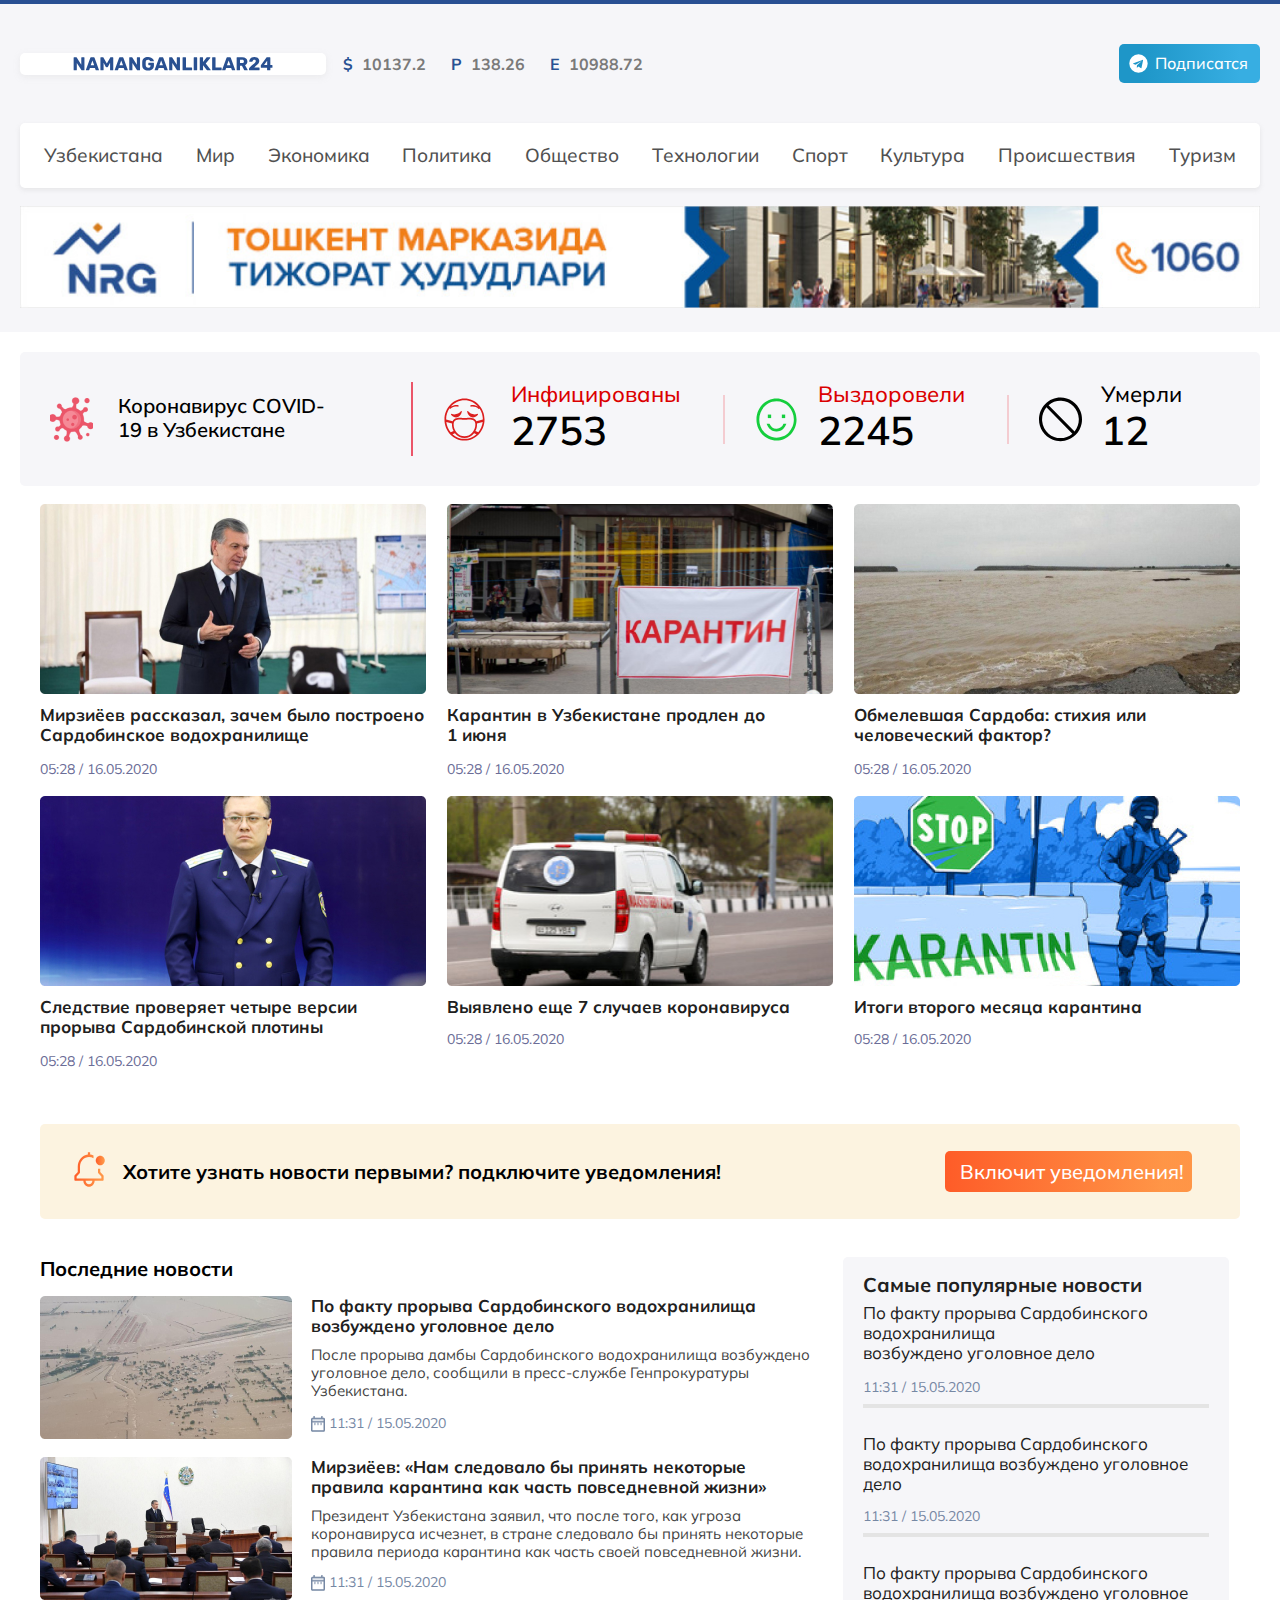
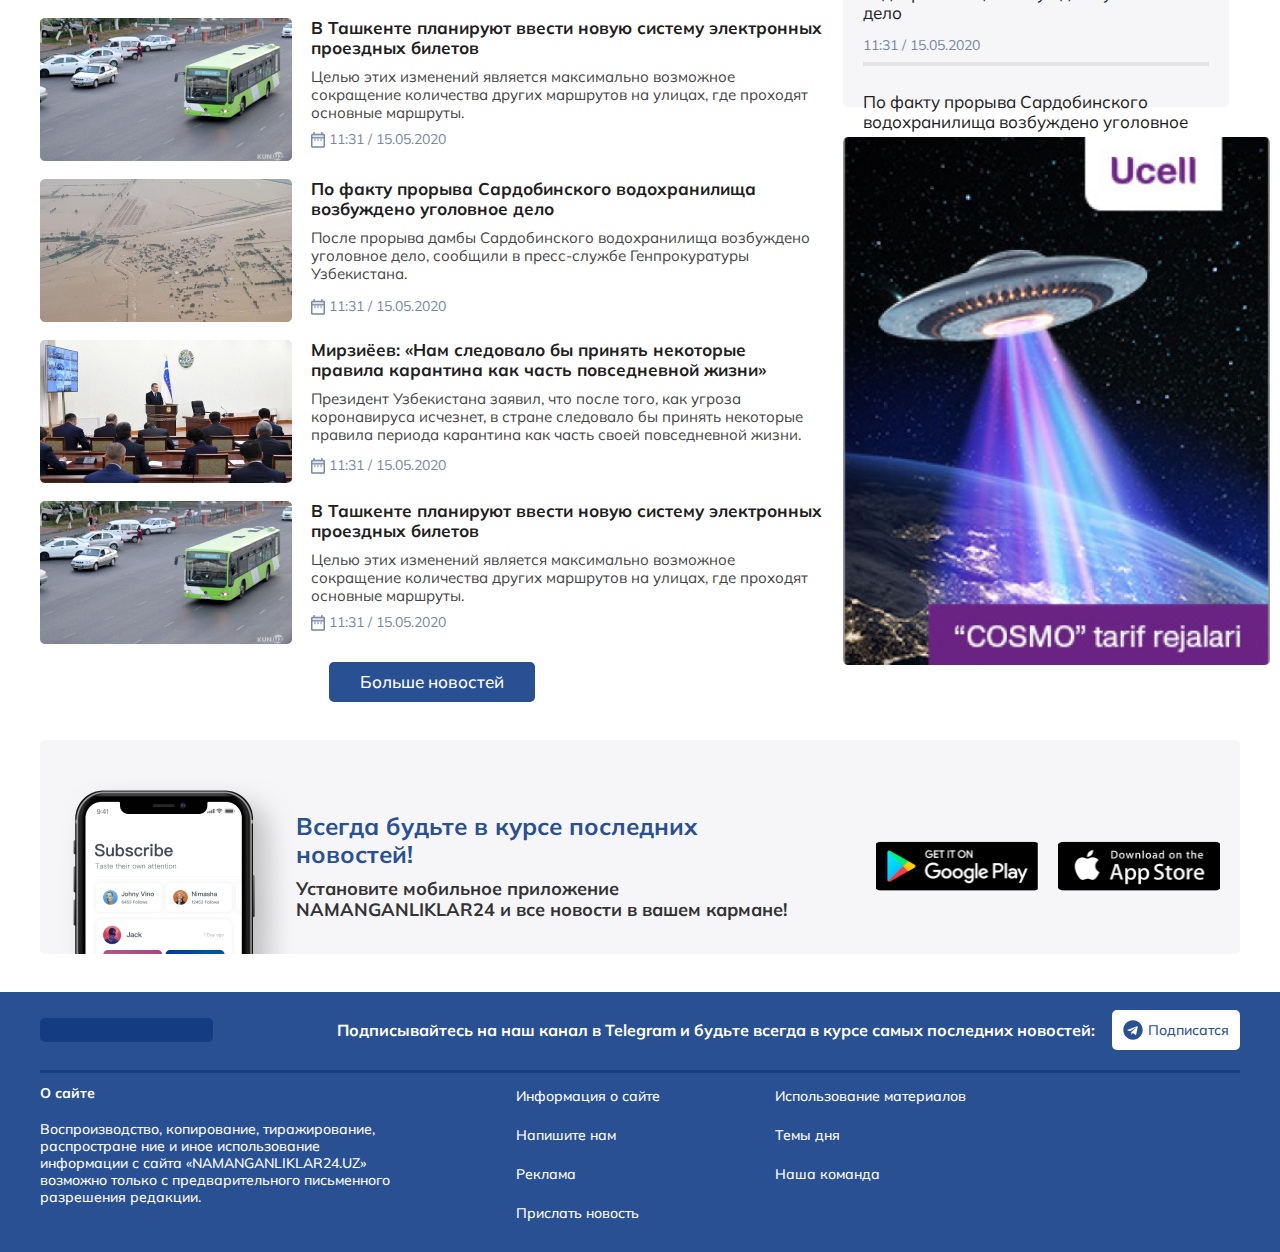
<file: index.html>
<!DOCTYPE html>
<html lang="en">
<head>
    <meta charset="UTF-8">
    <meta http-equiv="X-UA-Compatible" content="IE=edge">
    <meta name="viewport" content="width=device-width, initial-scale=1.0">
    <link rel="stylesheet" href="./styles/styles.css">
    <title>Namanganliklar24</title>
    <link rel="preconnect" href="https://fonts.googleapis.com">
    <link rel="preconnect" href="https://fonts.gstatic.com" crossorigin>
    <link href="https://fonts.googleapis.com/css2?family=Mulish:wght@300;400;600;700&display=swap" rel="stylesheet">
</head>
<body>
    <h1 class="visually-hidden">NAMANGANLIKLAR24</h1>
    <header class="header">
        <div class="container__header">
            <div class="header__top">

                <div class="header__left">
                    <a href="#">
                        <img class="header-logo__img" src="./images/header logotip.svg" width="306" height="22" alt="logotip">
                    </a>

                    <ul class="header-inside__list">
                        <li class="header-left__item">
                            <span class="header-span__text">$</span>
                            <span class="header-span__number">10137.2</span>
                        </li>

                        <li class="header-center__item">
                            <span class="header-span__text">p</span>
                            <span class="header-span__number">138.26</span>
                        </li>

                        <li>
                            <span class="header-span__text">e</span>
                            <span class="header-span__number">10988.72</span>
                        </li>

                    </ul>

                    <a href="#" class="header__link">
                    <img class="header-btn__img__logo" src="./images/telegram logotip img.svg" width="19" height="19" alt="logotip telegram">
                    Подписатся
                    </a>
                </div>

            </div>

            <div class="header__middle">
                <ul class="header-middle__list">
                    <li class="header-middle__item">
                        <a href="#" target="_blank" class="header-middle__item__link">
                            Узбекистана
                        </a>
                    </li>

                    <li class="header-middle__item">
                        <a href="#" target="_blank" class="header-middle__item__link">
                            Мир
                        </a>
                    </li>

                    <li class="header-middle__item">
                        <a href="#" target="_blank" class="header-middle__item__link">
                            Экономика
                        </a>
                    </li>

                    <li class="header-middle__item">
                        <a href="#" target="_blank" class="header-middle__item__link">
                            Политика
                        </a>
                    </li>

                    <li class="header-middle__item">
                        <a href="#" target="_blank" class="header-middle__item__link">
                            Общество
                        </a>
                    </li>

                    <li class="header-middle__item">
                        <a href="#" target="_blank" class="header-middle__item__link">
                            Технологии
                        </a>
                    </li>

                    <li class="header-middle__item">
                        <a href="#" target="_blank" class="header-middle__item__link">
                            Спорт
                        </a>
                    </li>

                    <li class="header-middle__item">
                        <a href="#" target="_blank" class="header-middle__item__link">
                            Культура
                        </a>
                    </li>

                    <li class="header-middle__item">
                        <a href="#" target="_blank" class="header-middle__item__link">
                            Происшествия
                        </a>
                    </li>

                    <li class="header-middle__item">
                        <a href="#" target="_blank" class="header-middle__item__link">
                            Туризм
                        </a>
                    </li>
                </ul>
            </div>

            <img src="./images/middle img bottom advertising.jpg" width="1240" height="102" alt="advertising img">

            
        </div>
    </header>
    
    <div class="container__widget">
            <div class="widget">
                <div class="widget__repeat">

                    <ul class="widget-left__list">
                        <li class="widget-item__left">
                            <img class="widget-left__img" src="./images/widget left img.png.png" width="43" height="45" alt="logo korona">
                            <p class="widget-left__text">
                                Коронавирус COVID-19 в Узбекистане
                            </p>
                        </li>
                    </ul>

                    <ul class="widget-right__list">
                        <li class="widget-item__right">
                            <img class="widget-item__left__img" src="./images/widget two img.svg.svg" width="43" height="45" alt="logo mask">
                            
                            <ul class="widget-inside__list">
                                <li>
                                    <p class="widget-left__center__text">Инфицированы</p>
                                </li>
                                <li>
                                    <span class="widget-left__center__number">2753</span>
                                </li>
                            </ul>
                        </li>

                        <li class="widget__items__right">
                            <img class="widget-right__item__img" src="./images/widget second thid img.svg.svg" width="43" height="45" alt="logo smile">
                            
                            <ul class="widget-right__center__list">
                                <li>

                                    <p class="widget-right__center__text">Выздоровели</p>

                                    <span class="widget-right__center__numbers">2245</span>

                                </li>
                            </ul>

                        </li>

                        <li class="widget-recent__item">
                            <img class="widget-recent__item__img" src="./images/widget right img.svg.svg" width="43" height="45" alt="no smoke img">
                            
                            <ul class="widget-recent__inside__list">
                                <li>

                                    <p class="widget-recent__side__text">Умерли</p>

                                    <span class="widget-recnent__side__numbers">12</span>
                                </li>
                            </ul>
                        </li>
                    </ul>
                </div>
                
        </div>
    </div>

    <div class="news">
        <div class="container__news">
            <ul class="news-top__list">
    
                <li>
                    <img class="news-img__item" src="./images/prezident img first.jpg" width="386" height="190" alt="prisident img">
                    <p class="news-left__text">
                        Мирзиёев рассказал, зачем было построено Сардобинское водохранилище
                    </p>
                    <time datetime="05:28" class="news-left__item__time">05:28 / 16.05.2020</time>
                </li>
    
                <li>
                    <img class="news-img__item" src="./images/korona img second.jpg" width="386" height="190" alt="korona img flag">
                    <p class="news-middle__text">
                        Карантин в Узбекистане продлен до 1 июня
                    </p>
                    <time datetime="05:28" class="news-left__item__time">05:28 / 16.05.2020</time>
                </li>
    
                <li>
                    <img class="news-img__item" src="./images/sea img thid.jpg" width="386" height="190" alt="sea img">
                    <p class="news-right__text">
                        Обмелевшая Сардоба: стихия или человеческий фактор?
                    </p>
                    <time datetime="05:28" class="news-left__item__time">05:28 / 16.05.2020</time>
                </li>
    
            </ul>

            <ul class="news-middle__list">

                <li>
                    <img class="news-img__item" src="./images/prokuror img fourth.jpg" width="386" height="190" alt="">
                    <p class="news-middle__text">
                        Следствие проверяет четыре версии прорыва Сардобинской плотины
                    </p>
                    <time datetime="05:28" class="news-left__item__time">05:28 / 16.05.2020</time>
                </li>

                <li>
                    <img class="news-img__item" src="./images/ambulance fiveth img.jpg" width="386" height="190" alt="ambulance img">
                    <p class="news-middle__texts">
                        Выявлено еще 7 случаев коронавируса
                    </p>
                    <time datetime="05:28" class="news-left__item__time">05:28 / 16.05.2020</time>
                </li>

                <li>
                    <img class="news-img__item" src="./images/stop-konona img sixth.jpg" width="386" height="190" alt="stop-konona img">
                    <p class="news_middle__text">
                        Итоги второго месяца карантина
                    </p>
                    <time datetime="05:28" class="news-left__item__time">05:28 / 16.05.2020</time>
                </li>

            </ul>

            <ul class="news-bottom__list">

                <li class="news-bottom__item">
                    <img class="news-bottom__img" src="./images/bell-icon img.svg" width="31" height="35" alt="bell-icon img">
                </li>

                <li class="news-text__item">
                    <p class="news-item__text">
                        Хотите узнать новости первыми? подключите уведомления!
                    </p>
                </li>

                <li>
                    <a href="#" class="news-item__link">Включит  уведомления!</a>
                </li>

            </ul>
    
        </div>
    </div>

    <main class="container__holder">
        <section class="holder">
            <section class="holder-left__side">
                <h2 class="holder__text">Последние новости</h2>

                <ul class="holder__list">
                    <li class="holder__item">
                        <img class="holder__img" src="./images/holder-left-oneimg.png" width="252" height="143" alt="img news">
                        <ul class="holder-inside__list">
                            <p class="holder__texts">По факту прорыва Сардобинского водохранилища возбуждено уголовное дело</p>
                            <p class="holder__paragraph">После прорыва дамбы Сардобинского водохранилища возбуждено уголовное дело, сообщили в пресс-службе Генпрокуратуры Узбекистана.</p>
                            <time datetime="11:31 / 15.05.2020" class="holder__time">
                                <img class="holder__img__vektor" src="./images/time left vektor.png" width="14" height="16" alt="vektor logo">
                                11:31 / 15.05.2020
                            </time>
                        </ul>
                    </li>

                    <li class="holder__item">
                        <img class="holder__img" src="./images/holder-left-twoimg.png" width="252" height="143" alt="img news">
                        <ul class="holder-inside__list">
                            <p class="holder-second__texts">Мирзиёев: «Нам следовало бы принять некоторые правила карантина как часть повседневной жизни»</p>
                            <p class="holder-second__paragraph">Президент Узбекистана заявил, что после того, как угроза коронавируса исчезнет, в стране следовало бы принять некоторые правила периода карантина как часть своей повседневной жизни.</p>                  
                            <time datetime="11:31 / 15.05.2020" class="holder__time">
                                <img class="holder__img__vektor" src="./images/time left vektor.png" width="14" height="16" alt="vektor logo">
                                11:31 / 15.05.2020
                            </time>
                        </ul>
                    </li>

                    <li class="holder__item">
                        <img class="holder__img" src="./images/holder-left-threeimg.png" width="252" height="143" alt="img news">
                        <ul class="holder-inside__list">
                            <p class="holder-thid__texts">В Ташкенте планируют ввести новую систему электронных проездных билетов</p>
                            <p class="holder-thid__paragraph">Целью этих изменений является максимально возможное сокращение количества других маршрутов на улицах, где проходят основные маршруты.</p>
                            <time datetime="11:31 / 15.05.2020" class="holder__time">
                                <img class="holder__img__vektor" src="./images/time left vektor.png" width="14" height="16" alt="vektor logo">
                                11:31 / 15.05.2020
                            </time>
                        </ul>
                    </li>

                    <li class="holder__item">
                        <img class="holder__img" src="./images/holder-left-oneimg.png" width="252" height="143" alt="img news">
                        <ul class="holder-inside__list">
                            <p class="holder__texts">По факту прорыва Сардобинского водохранилища возбуждено уголовное дело</p>
                            <p class="holder__paragraph">После прорыва дамбы Сардобинского водохранилища возбуждено уголовное дело, сообщили в пресс-службе Генпрокуратуры Узбекистана.</p>
                            <time datetime="11:31 / 15.05.2020" class="holder__time">
                                <img class="holder__img__vektor" src="./images/time left vektor.png" width="14" height="16" alt="vektor logo">
                                11:31 / 15.05.2020
                            </time>
                        </ul>
                    </li>

                    <li class="holder__item">
                        <img class="holder__img" src="./images/holder-left-twoimg.png" width="252" height="143" alt="img news">
                        <ul class="holder-inside__list">
                            <p class="holder-second__texts">Мирзиёев: «Нам следовало бы принять некоторые правила карантина как часть повседневной жизни»</p>
                            <p class="holder-second__paragraph">Президент Узбекистана заявил, что после того, как угроза коронавируса исчезнет, в стране следовало бы принять некоторые правила периода карантина как часть своей повседневной жизни.</p>                  
                            <time datetime="11:31 / 15.05.2020" class="holder__time">
                                <img class="holder__img__vektor" src="./images/time left vektor.png" width="14" height="16" alt="vektor logo">
                                11:31 / 15.05.2020
                            </time>
                        </ul>
                    </li>

                    <li class="holder__items">
                        <img class="holder__img" src="./images/holder-left-threeimg.png" width="252" height="143" alt="img news">
                        <ul class="holder-inside__list">
                            <p class="holder-thid__texts">В Ташкенте планируют ввести новую систему электронных проездных билетов</p>
                            <p class="holder-thid__paragraph">Целью этих изменений является максимально возможное сокращение количества других маршрутов на улицах, где проходят основные маршруты.</p>
                            <time datetime="11:31 / 15.05.2020" class="holder__time">
                                <img class="holder__img__vektor" src="./images/time left vektor.png" width="14" height="16" alt="vektor logo">
                                11:31 / 15.05.2020
                            </time>
                        </ul>
                    </li>
                    
                    
                </ul>

                <nav class="nav">
                    <a href="list.html" class="nav__link">Больше новостей</a>
                </nav>

            </section>

            <div class="holder-right__side">

                <div class="holder-right__middle">
                    <p class="holder-right__side__text">Cамые популярные новости</p>
                    <p class="holder-right__side__paragraph">По факту прорыва Сардобинского водохранилища <br> возбуждено уголовное дело</p>
                    <time datetime="11:31" class="holder-right__side__time">11:31 / 15.05.2020</time>
                    <hr class="holder__tier">

                    <p class="holder-right__bottom__text">По факту прорыва Сардобинского водохранилища возбуждено уголовное дело</p>
                    <time datetime="11:31" class="holder-right__side__time">11:31 / 15.05.2020</time>
                    <hr class="holder__tier">

                    <p class="holder-right__bottom__text">По факту прорыва Сардобинского водохранилища возбуждено уголовное дело</p>
                    <time datetime="11:31" class="holder-right__side__time">11:31 / 15.05.2020</time>
                    <hr class="holder__tier">

                    <p class="holder-right__bottom__text">По факту прорыва Сардобинского водохранилища возбуждено уголовное дело</p>
                    <time datetime="11:31" class="holder-right__side__time">11:31 / 15.05.2020</time>

                </div>

                <div class="holder-right__bottom">
                    <img class="holder-ucell__img" src="./images/usel img.png" width="427" height="528" alt="advertising ucell img">
                </div>
            </div>
    
        </section>

        <section class="article">
            <img class="aricle-img" src="./images/phone img.png" width="236" height="177" alt="this is a img photo">

            <ul class="article__list">
                <li class="article__item">
                    <p class="article__text">
                        Всегда будьте в курсе последних новостей!
                    </p>
                </li>
                <li>
                    <p class="article__paragraph">
                        Установите мобильное приложение NAMANGANLIKLAR24
                        и все новости в вашем кармане!
                    </p>
                </li>
            </ul>

            <img class="article__img article-right" src="./images/googleplay 1.jpg" width="163" height="50" alt="google play img logo">
            <img class="article__img" src="./images/appstore 1.jpg" width="162" height="50" alt="app store img logo">
        </section>
    </main>

    <footer class="down">
        <div class="container__down">
            <div class="down__inside">

                <div class="down__top">
                    <img class="down__logo" src="./images/NAMANGANLIKLAR24 footer logo.png" width="173" height="14" alt="logotip Namanganliklar24">
                    <p class="down__text">
                        Подписывайтесь на наш канал в Telegram и будьте всегда в курсе самых последних новостей:
                    </p>
                    <a class="down-top__link" href="#">
                        <img class="down-logo-tg__img" src="./images/Vector img logo tg.svg" width="20" height="20" alt="img telegram logotip">
                        Подписатся
                    </a>
                </div>

                <hr class="down__hr">

                <div class="tags">
                    <div class="tags__inside">
                        <h2 class="tags__text">О сайте</h2>
                        <p class="tags__paragraph">
                            Воспроизводство, копирование, тиражирование, распростране ние и иное использование информации с сайта «NAMANGANLIKLAR24.UZ» возможно только с предварительного письменного разрешения редакции.
                        </p>
                    </div>

                    <div class="tags-insides">

                        <ul class="tags__list">
                            <li class="tags__item">
                                <a href="#" class="tags-link__item" target="_blank">Информация о сайте</a>
                            </li>
                            <li class="tags__item">
                                <a href="#" class="tags-link__item" target="_blank">Напишите нам</a>
                            </li>
                            <li class="tags__item">
                                <a href="#" class="tags-link__item" target="_blank">Реклама</a>
                            </li>
                            <li>
                                <a href="#" class="tags-link__item" target="_blank">Прислать новость</a>
                            </li>
                        </ul>

                        <ul class="entry__list">
                            <li class="entry__item">
                                <a class="entry-item__link" target="_blank" href="#">Использование материалов</a>
                            </li>
                            <li class="entry__item">
                                <a class="entry-item__link" target="_blank" href="#">Темы дня</a>
                            </li>
                            <li>
                                <a class="entry-item__link" target="_blank" href="#">Наша команда</a>
                            </li>
                        </ul>

                    </div>
                </div>
            </div>

        </div>
    </footer>


    
</body>
</html>
</file>
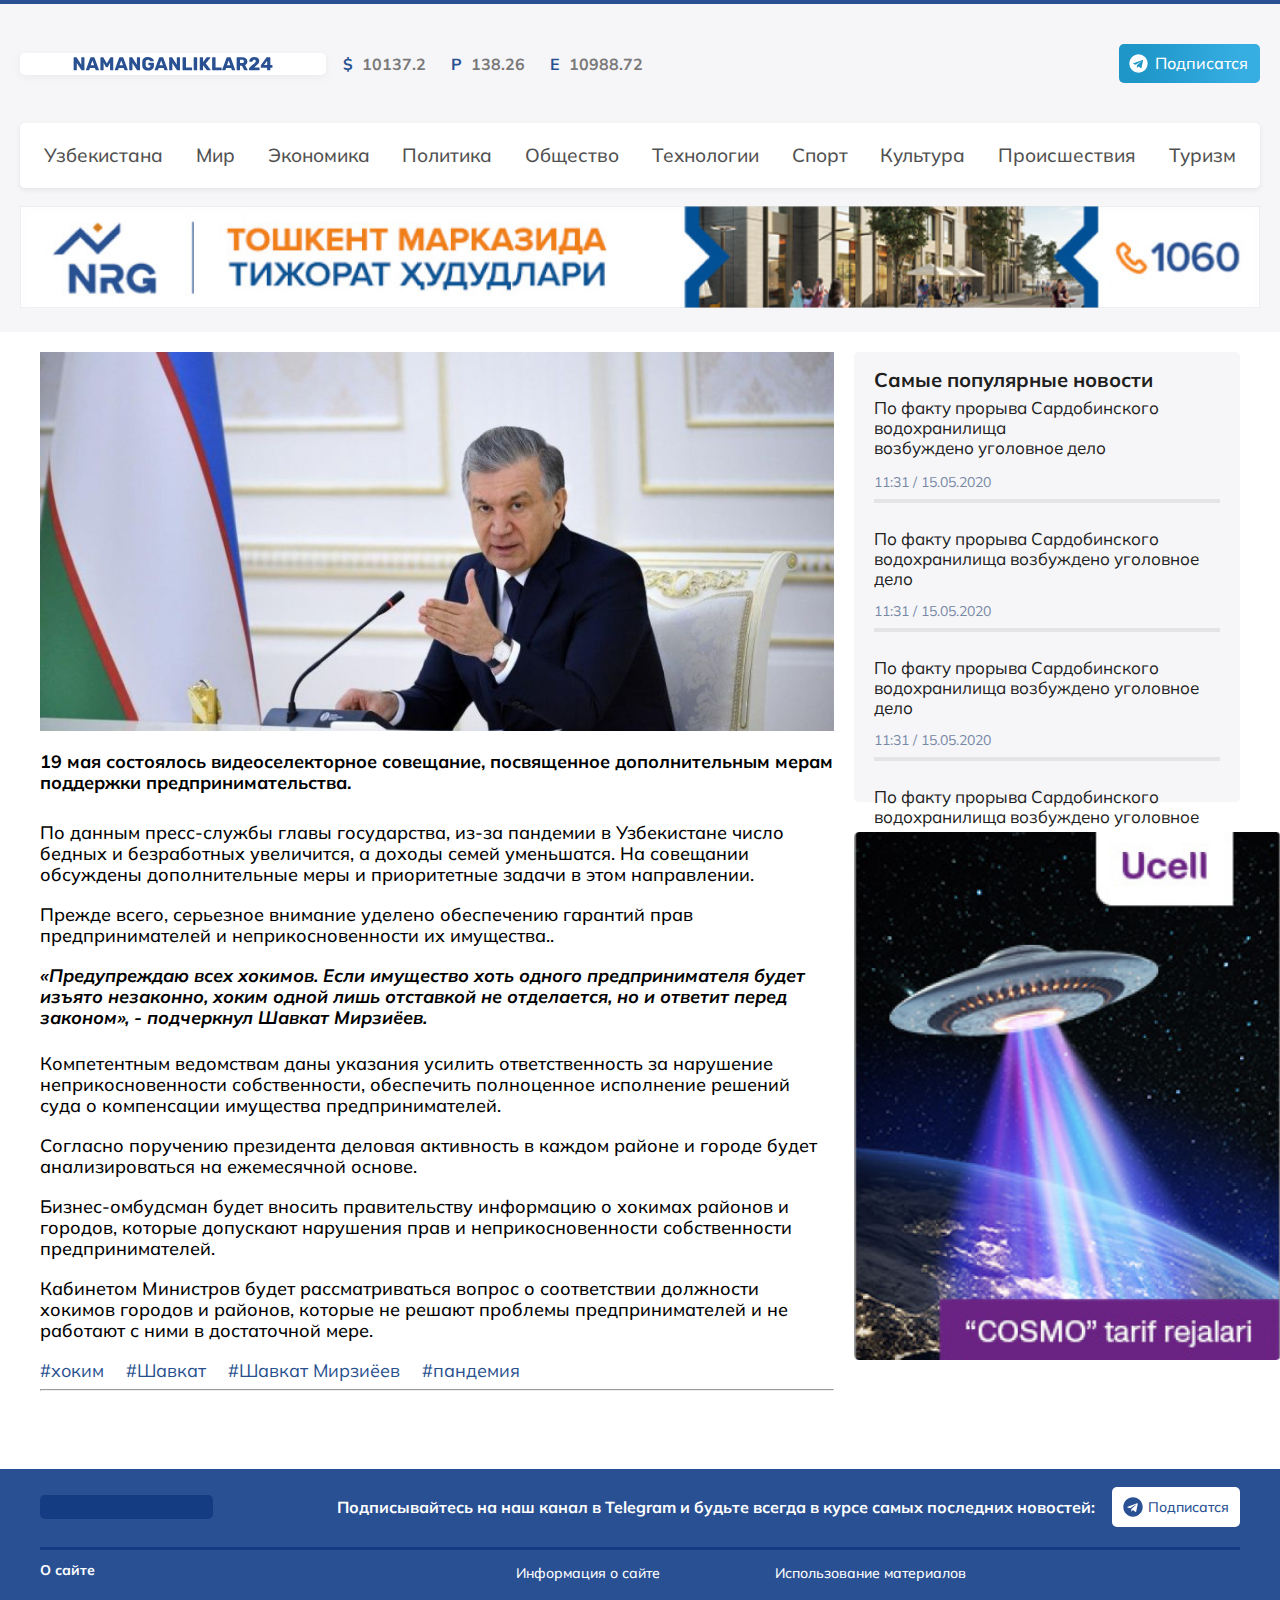
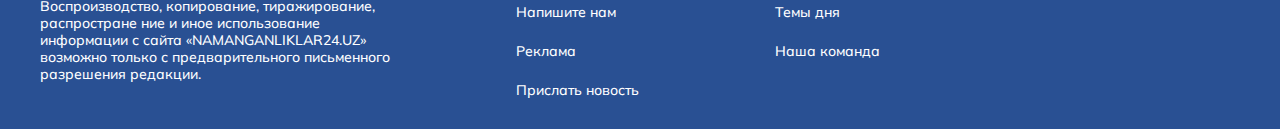
<file: article.html>
<!DOCTYPE html>
<html lang="en">
<head>
    <meta charset="UTF-8">
    <meta http-equiv="X-UA-Compatible" content="IE=edge">
    <meta name="viewport" content="width=device-width, initial-scale=1.0">
    <link rel="stylesheet" href="./styles/styles.css">
    <title>Namanganliklar24</title>
    <link rel="preconnect" href="https://fonts.googleapis.com">
    <link rel="preconnect" href="https://fonts.gstatic.com" crossorigin>
    <link href="https://fonts.googleapis.com/css2?family=Mulish:wght@300;400;600;700&display=swap" rel="stylesheet">
</head>
<body>
    <h1 class="visually-hidden">NAMANGANLIKLAR24</h1>
    <header class="header">
        <div class="container__header">
            <div class="header__top">

                <div class="header__left">
                    <a href="#">
                        <img class="header-logo__img" src="./images/header logotip.svg" width="306" height="22" alt="logotip">
                    </a>

                    <ul class="header-inside__list">
                        <li class="header-left__item">
                            <span class="header-span__text">$</span>
                            <span class="header-span__number">10137.2</span>
                        </li>

                        <li class="header-center__item">
                            <span class="header-span__text">p</span>
                            <span class="header-span__number">138.26</span>
                        </li>

                        <li>
                            <span class="header-span__text">e</span>
                            <span class="header-span__number">10988.72</span>
                        </li>

                    </ul>

                    <a href="#" class="header__link">
                    <img class="header-btn__img__logo" src="./images/telegram logotip img.svg" width="19" height="19" alt="logotip telegram">
                    Подписатся
                    </a>
                </div>

            </div>

            <div class="header__middle">
                <ul class="header-middle__list">
                    <li class="header-middle__item">
                        <a href="./contact.html" target="_blank" class="header-middle__item__link">
                            Узбекистана
                        </a>
                    </li>

                    <li class="header-middle__item">
                        <a href="#" target="_blank" class="header-middle__item__link">
                            Мир
                        </a>
                    </li>

                    <li class="header-middle__item">
                        <a href="#" target="_blank" class="header-middle__item__link">
                            Экономика
                        </a>
                    </li>

                    <li class="header-middle__item">
                        <a href="#" target="_blank" class="header-middle__item__link">
                            Политика
                        </a>
                    </li>

                    <li class="header-middle__item">
                        <a href="#" target="_blank" class="header-middle__item__link">
                            Общество
                        </a>
                    </li>

                    <li class="header-middle__item">
                        <a href="#" target="_blank" class="header-middle__item__link">
                            Технологии
                        </a>
                    </li>

                    <li class="header-middle__item">
                        <a href="#" target="_blank" class="header-middle__item__link">
                            Спорт
                        </a>
                    </li>

                    <li class="header-middle__item">
                        <a href="#" target="_blank" class="header-middle__item__link">
                            Культура
                        </a>
                    </li>

                    <li class="header-middle__item">
                        <a href="#" target="_blank" class="header-middle__item__link">
                            Происшествия
                        </a>
                    </li>

                    <li class="header-middle__item">
                        <a href="#" target="_blank" class="header-middle__item__link">
                            Туризм
                        </a>
                    </li>
                </ul>
            </div>

            <img src="./images/middle img bottom advertising.jpg" width="1240" height="102" alt="advertising img">

            
        </div>
    </header>

    <main class="container__holder action">
        <section class="action__inner">
            <img class="action__img" src="./images/mirziyoyev.jpg" width="794" height="379" alt="men">
            <p class="action__news">19 мая состоялось видеоселекторное совещание, посвященное дополнительным мерам поддержки предпринимательства.</p>
            <p class="action__text">По данным пресс-службы главы государства, из-за пандемии в Узбекистане число бедных и безработных увеличится, а доходы семей уменьшатся. На совещании обсуждены дополнительные меры и приоритетные задачи в этом направлении.</p>  
            <p class="action__text">Прежде всего, серьезное внимание уделено обеспечению гарантий прав предпринимателей и неприкосновенности их имущества..</p>
            <em class="action__paragraph">«Предупреждаю всех хокимов. Если имущество хоть одного предпринимателя будет изъято незаконно, хоким одной лишь отставкой не отделается, но и ответит перед законом», - подчеркнул Шавкат Мирзиёев.</em>
            <p class="action__text inner">Компетентным ведомствам даны указания усилить ответственность за нарушение неприкосновенности собственности, обеспечить полноценное исполнение решений суда о компенсации имущества предпринимателей.</p>
            <p class="action__text">Согласно поручению президента деловая активность в каждом районе и городе будет анализироваться на ежемесячной основе.</p>
            <p class="action__text">Бизнес-омбудсман будет вносить правительству информацию о хокимах районов и городов, которые допускают нарушения прав и неприкосновенности собственности предпринимателей.</p>
            <p class="action__text">Кабинетом Министров будет рассматриваться вопрос о соответствии должности хокимов городов и районов, которые не решают проблемы предпринимателей и не работают с ними в достаточной мере.</p>
            
            <ul class="action__list">
                <li class="action__item">
                    <a href="#" class="action__link">#хоким</a>
                </li>
                <li class="action__item">
                    <a href="#" class="action__link">#Шавкат</a>
                </li>
                <li class="action__item">
                    <a href="#" class="action__link">#Шавкат Мирзиёев</a>
                </li>
                <li class="action__item">
                    <a href="#" class="action__link">#пандемия</a>
                </li>
            </ul>

            <hr class="action__line">
        </section>

        <div class="holder-right__side">

            <div class="holder-right__middle">
                <p class="holder-right__side__text">Cамые популярные новости</p>
                <p class="holder-right__side__paragraph">По факту прорыва Сардобинского водохранилища <br> возбуждено уголовное дело</p>
                <time datetime="11:31" class="holder-right__side__time">11:31 / 15.05.2020</time>
                <hr class="holder__tier">

                <p class="holder-right__bottom__text">По факту прорыва Сардобинского водохранилища возбуждено уголовное дело</p>
                <time datetime="11:31" class="holder-right__side__time">11:31 / 15.05.2020</time>
                <hr class="holder__tier">

                <p class="holder-right__bottom__text">По факту прорыва Сардобинского водохранилища возбуждено уголовное дело</p>
                <time datetime="11:31" class="holder-right__side__time">11:31 / 15.05.2020</time>
                <hr class="holder__tier">

                <p class="holder-right__bottom__text">По факту прорыва Сардобинского водохранилища возбуждено уголовное дело</p>
                <time datetime="11:31" class="holder-right__side__time">11:31 / 15.05.2020</time>

            </div>

            <div class="holder-right__bottom">
                <img class="holder-ucell__img" src="./images/usel img.png" width="427" height="528" alt="advertising ucell img">
            </div>
        </div>
    </main>

    <footer class="down">
        <div class="container__down">
            <div class="down__inside">

                <div class="down__top">
                    <img class="down__logo" src="./images/NAMANGANLIKLAR24 footer logo.png" width="173" height="14" alt="logotip Namanganliklar24">
                    <p class="down__text">
                        Подписывайтесь на наш канал в Telegram и будьте всегда в курсе самых последних новостей:
                    </p>
                    <a class="down-top__link" href="#">
                        <img class="down-logo-tg__img" src="./images/Vector img logo tg.svg" width="20" height="20" alt="img telegram logotip">
                        Подписатся
                    </a>
                </div>

                <hr class="down__hr">

                <div class="tags">
                    <div class="tags__inside">
                        <h2 class="tags__text">О сайте</h2>
                        <p class="tags__paragraph">
                            Воспроизводство, копирование, тиражирование, распростране ние и иное использование информации с сайта «NAMANGANLIKLAR24.UZ» возможно только с предварительного письменного разрешения редакции.
                        </p>
                    </div>

                    <div class="tags-insides">

                        <ul class="tags__list">
                            <li class="tags__item">
                                <a href="#" class="tags-link__item" target="_blank">Информация о сайте</a>
                            </li>
                            <li class="tags__item">
                                <a href="#" class="tags-link__item" target="_blank">Напишите нам</a>
                            </li>
                            <li class="tags__item">
                                <a href="#" class="tags-link__item" target="_blank">Реклама</a>
                            </li>
                            <li>
                                <a href="#" class="tags-link__item" target="_blank">Прислать новость</a>
                            </li>
                        </ul>

                        <ul class="entry__list">
                            <li class="entry__item">
                                <a class="entry-item__link" target="_blank" href="#">Использование материалов</a>
                            </li>
                            <li class="entry__item">
                                <a class="entry-item__link" target="_blank" href="#">Темы дня</a>
                            </li>
                            <li>
                                <a class="entry-item__link" target="_blank" href="#">Наша команда</a>
                            </li>
                        </ul>

                    </div>
                </div>
            </div>

        </div>
    </footer>
    


    
</body>
</html>
</file>
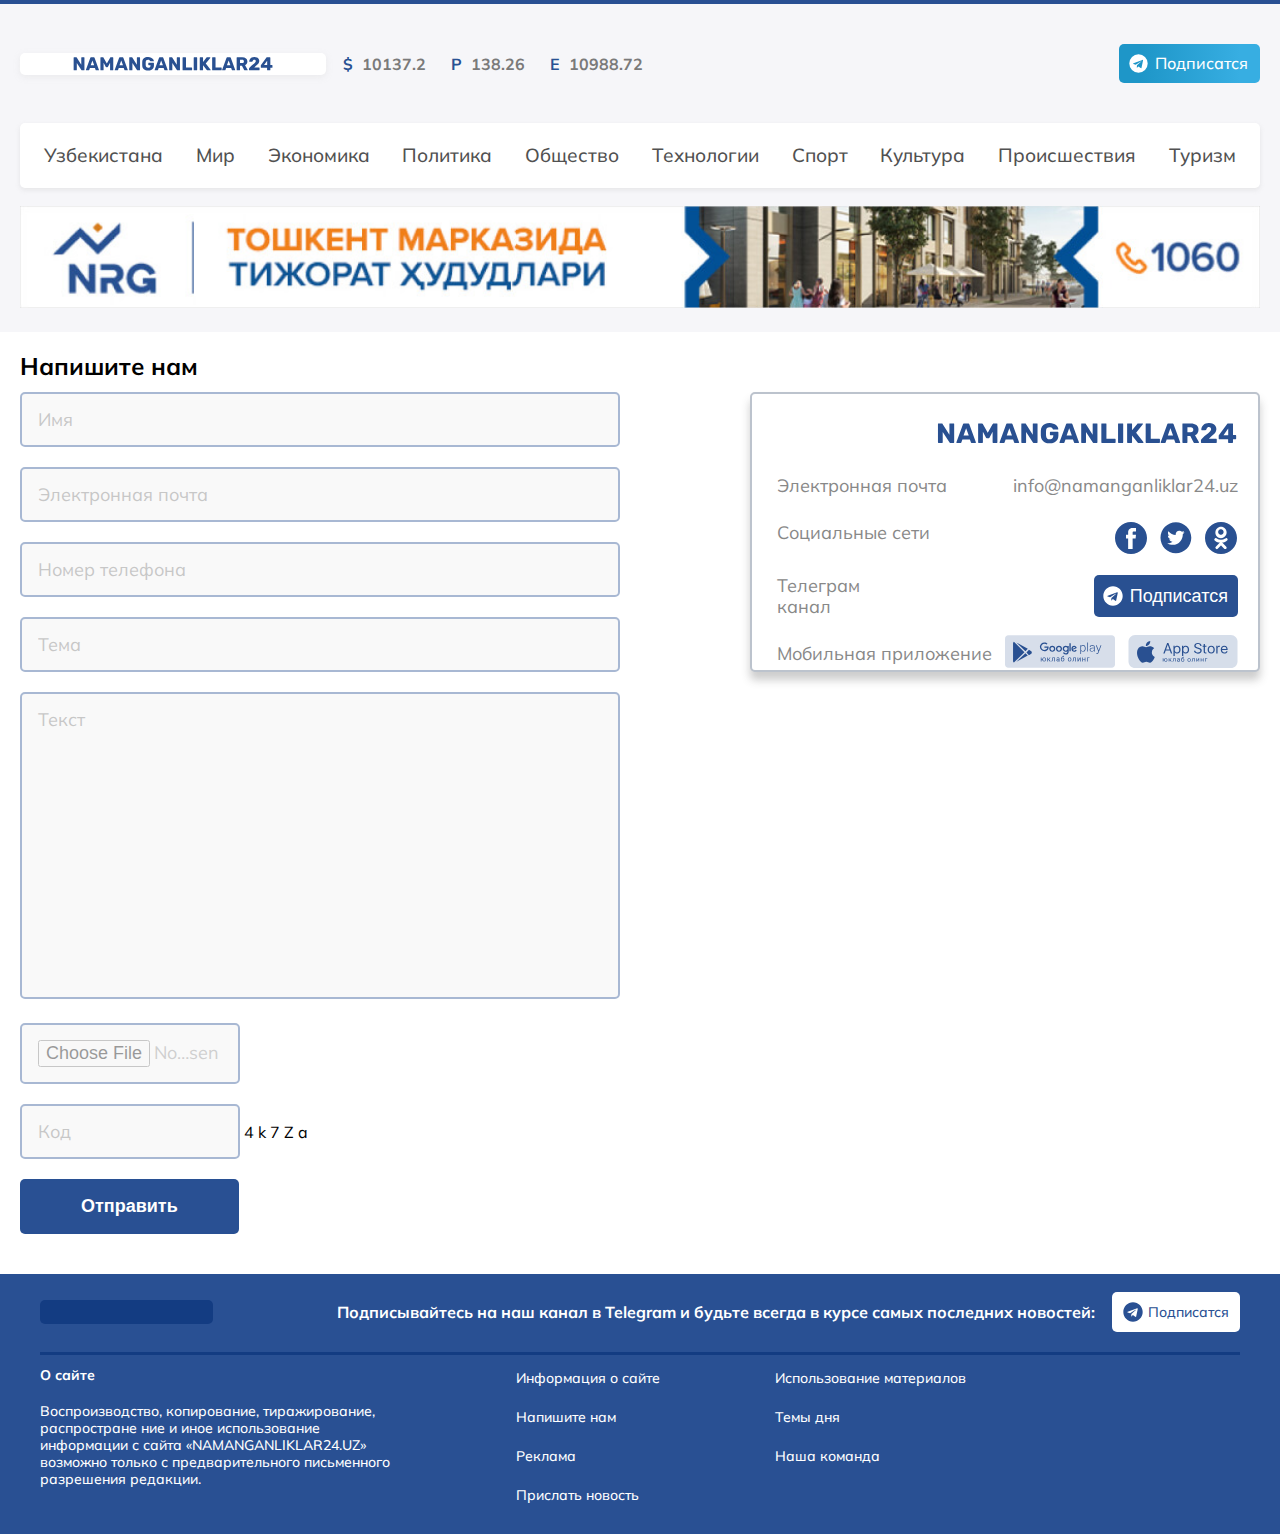
<file: contact.html>
<!DOCTYPE html>
<html lang="en">
<head>
    <meta charset="UTF-8">
    <meta http-equiv="X-UA-Compatible" content="IE=edge">
    <meta name="viewport" content="width=device-width, initial-scale=1.0">
    <link rel="stylesheet" href="./styles/styles.css">
    <title>Namanganliklar24</title>
    <link rel="preconnect" href="https://fonts.googleapis.com">
    <link rel="preconnect" href="https://fonts.gstatic.com" crossorigin>
    <link href="https://fonts.googleapis.com/css2?family=Mulish:wght@300;400;600;700&display=swap" rel="stylesheet">
</head>
<body>
    <h1 class="visually-hidden">NAMANGANLIKLAR24</h1>
    <header class="header">
        <div class="container__header">
            <div class="header__top">

                <div class="header__left">
                    <a href="#">
                        <img class="header-logo__img" src="./images/header logotip.svg" width="306" height="22" alt="logotip">
                    </a>

                    <ul class="header-inside__list">
                        <li class="header-left__item">
                            <span class="header-span__text">$</span>
                            <span class="header-span__number">10137.2</span>
                        </li>

                        <li class="header-center__item">
                            <span class="header-span__text">p</span>
                            <span class="header-span__number">138.26</span>
                        </li>

                        <li>
                            <span class="header-span__text">e</span>
                            <span class="header-span__number">10988.72</span>
                        </li>

                    </ul>

                    <a href="#" class="header__link">
                    <img class="header-btn__img__logo" src="./images/telegram logotip img.svg" width="19" height="19" alt="logotip telegram">
                    Подписатся
                    </a>
                </div>

            </div>

            <div class="header__middle">
                <ul class="header-middle__list">
                    <li class="header-middle__item">
                        <a href="#" target="_blank" class="header-middle__item__link">
                            Узбекистана
                        </a>
                    </li>

                    <li class="header-middle__item">
                        <a href="#" target="_blank" class="header-middle__item__link">
                            Мир
                        </a>
                    </li>

                    <li class="header-middle__item">
                        <a href="#" target="_blank" class="header-middle__item__link">
                            Экономика
                        </a>
                    </li>

                    <li class="header-middle__item">
                        <a href="#" target="_blank" class="header-middle__item__link">
                            Политика
                        </a>
                    </li>

                    <li class="header-middle__item">
                        <a href="#" target="_blank" class="header-middle__item__link">
                            Общество
                        </a>
                    </li>

                    <li class="header-middle__item">
                        <a href="#" target="_blank" class="header-middle__item__link">
                            Технологии
                        </a>
                    </li>

                    <li class="header-middle__item">
                        <a href="#" target="_blank" class="header-middle__item__link">
                            Спорт
                        </a>
                    </li>

                    <li class="header-middle__item">
                        <a href="#" target="_blank" class="header-middle__item__link">
                            Культура
                        </a>
                    </li>

                    <li class="header-middle__item">
                        <a href="#" target="_blank" class="header-middle__item__link">
                            Происшествия
                        </a>
                    </li>

                    <li class="header-middle__item">
                        <a href="#" target="_blank" class="header-middle__item__link">
                            Туризм
                        </a>
                    </li>
                </ul>
            </div>

            <img src="./images/middle img bottom advertising.jpg" width="1240" height="102" alt="advertising img">

            
        </div>
    </header>

    <main class="container__contacts">
        <section class="contacts">
            <div class="contacts__left">
                <h2 class="contacts__text">Напишите нам</h2>

                <form class="contacts-box__form">
                    <input class="contacts-inner__play" type="text" placeholder="Имя" name="user_text" required>
                    <input class="contacts-inner__play" type="email" placeholder="Электронная почта" name="user_email" required>
                    <input class="contacts-inner__play" type="tel" placeholder="Номер телефона" name="user_tel" required>
                    <input class="contacts-inner__play" type="text" placeholder="Тема" name="user_text" required>
                    <textarea class="contacts-inner__play contacts-input_desc" placeholder="Текст"  id="contacts-id"></textarea>
                    <input class="contacts-inner__play click" type="file" placeholder="Прикрепить файл" name="user_text" required>
                    <div class="contacts-inner__bottom">
                        <input class="contacts-inner__play click" type="code" placeholder="Код" name="user_text" required>
                        4 k 7 Z a
                    </div>
                    <button class="contacts__btn">Отправить</button>
                </form>

            </div>

            <div class="contacts__right">
                <div class="contacts-inner__left">
                    <img class="contacts__img" src="./images/gallery right.svg" width="300" height="33" alt="logotip">
                    <ul class="contacts__list">
                        <li class="contacts__item_inner">
                            <p class="contactes__text">Электронная почта</p>
                        </li>

                        <li>
                            <p class="contactes__text">info@namanganliklar24.uz</p>
                        </li>
                    </ul>
                    
                    <div class="contactes-repeat__inner">
                        <p class="repeat__text">Социальные сети</p>

                        <ul class="gallery__list">
                            <li class="gallery__item">
                                <a href="#">
                                    <img src="./images/gallery first.svg" width="32" height="32" class="gallery__img" alt="logotip">
                                </a>
                            </li>
                            <li class="gallery__item">
                                <a href="#">
                                    <img src="./images/gallery second.svg" width="32" height="32" class="gallery__img" alt="logotip">
                                </a>
                            </li>
                            <li class="gallery__item">
                                <a href="#">
                                    <img src="./images/gallery thid.svg" width="32" height="32" class="gallery__img" alt="logotip">
                                </a>
                            </li>
                        </ul>
                    </div>

                    <div class="compare">
                        <p class="compare__text">Телеграм канал</p>

                        <button class="compare__btn">
                            <img class="compare__img" src="./images/tg child.svg" width="20" height="20" alt="telegram logotip">
                            Подписатся
                        </button>
                    </div>

                    <ul class="group__list">
                        <li class="group__item">
                            <p class="group__text">Мобильная приложение</p>
                        </li>

                        <li class="group__items">
                            <img class="gruop_item__img" src="./images/Group google.svg" width="110" height="33" alt="img">
                        </li>
                        
                        <li>
                            <img class="gruop_item__img" src="./images/Group app.svg" width="110" height="33" alt="img">
                        </li>
                    </ul>
                    
                </div>
            </div>
        </section>
    </main>

    <footer class="down">
        <div class="container__down">
            <div class="down__inside">

                <div class="down__top">
                    <img class="down__logo" src="./images/NAMANGANLIKLAR24 footer logo.png" width="173" height="14" alt="logotip Namanganliklar24">
                    <p class="down__text">
                        Подписывайтесь на наш канал в Telegram и будьте всегда в курсе самых последних новостей:
                    </p>
                    <a class="down-top__link" href="#">
                        <img class="down-logo-tg__img" src="./images/Vector img logo tg.svg" width="20" height="20" alt="img telegram logotip">
                        Подписатся
                    </a>
                </div>

                <hr class="down__hr">

                <div class="tags">
                    <div class="tags__inside">
                        <h2 class="tags__text">О сайте</h2>
                        <p class="tags__paragraph">
                            Воспроизводство, копирование, тиражирование, распростране ние и иное использование информации с сайта «NAMANGANLIKLAR24.UZ» возможно только с предварительного письменного разрешения редакции.
                        </p>
                    </div>

                    <div class="tags-insides">

                        <ul class="tags__list">
                            <li class="tags__item">
                                <a href="#" class="tags-link__item" target="_blank">Информация о сайте</a>
                            </li>
                            <li class="tags__item">
                                <a href="#" class="tags-link__item" target="_blank">Напишите нам</a>
                            </li>
                            <li class="tags__item">
                                <a href="#" class="tags-link__item" target="_blank">Реклама</a>
                            </li>
                            <li>
                                <a href="#" class="tags-link__item" target="_blank">Прислать новость</a>
                            </li>
                        </ul>

                        <ul class="entry__list">
                            <li class="entry__item">
                                <a class="entry-item__link" target="_blank" href="#">Использование материалов</a>
                            </li>
                            <li class="entry__item">
                                <a class="entry-item__link" target="_blank" href="#">Темы дня</a>
                            </li>
                            <li>
                                <a class="entry-item__link" target="_blank" href="#">Наша команда</a>
                            </li>
                        </ul>

                    </div>
                </div>
            </div>

        </div>
    </footer>
</body>
</html>
</file>
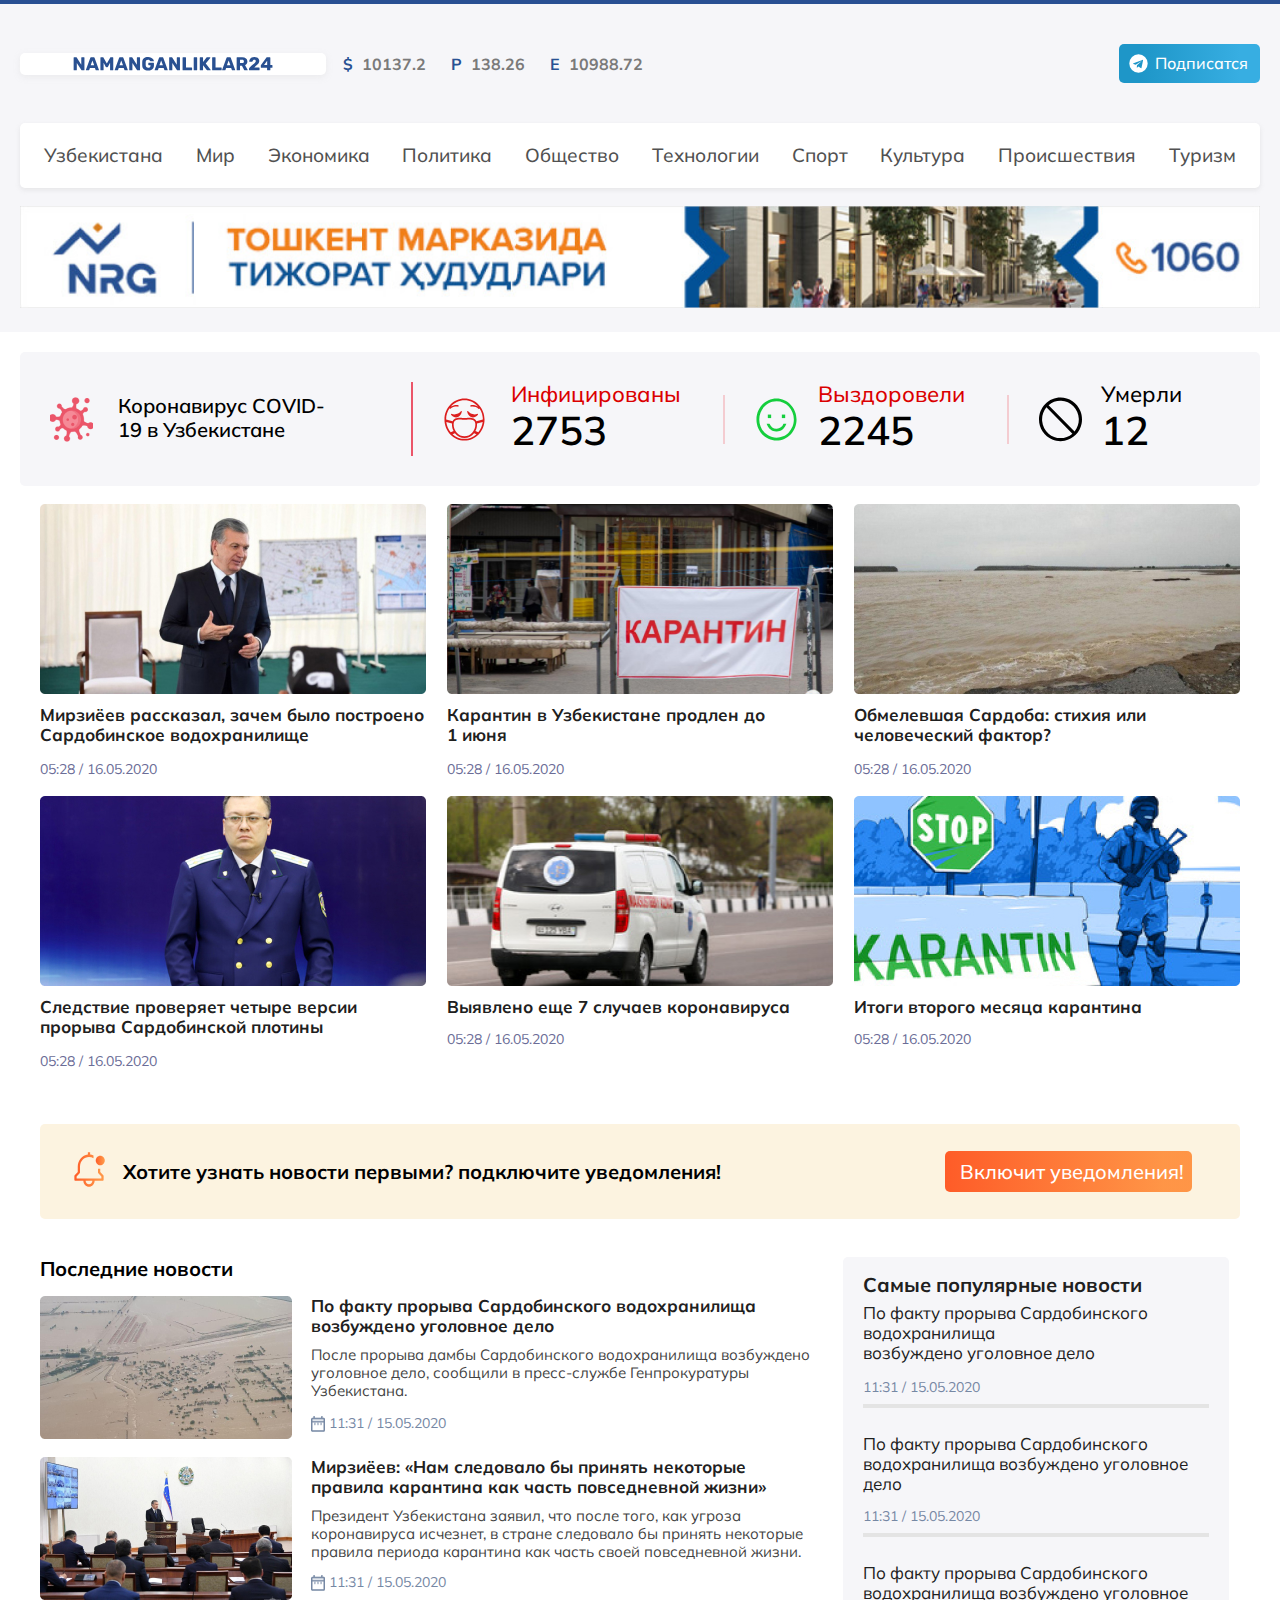
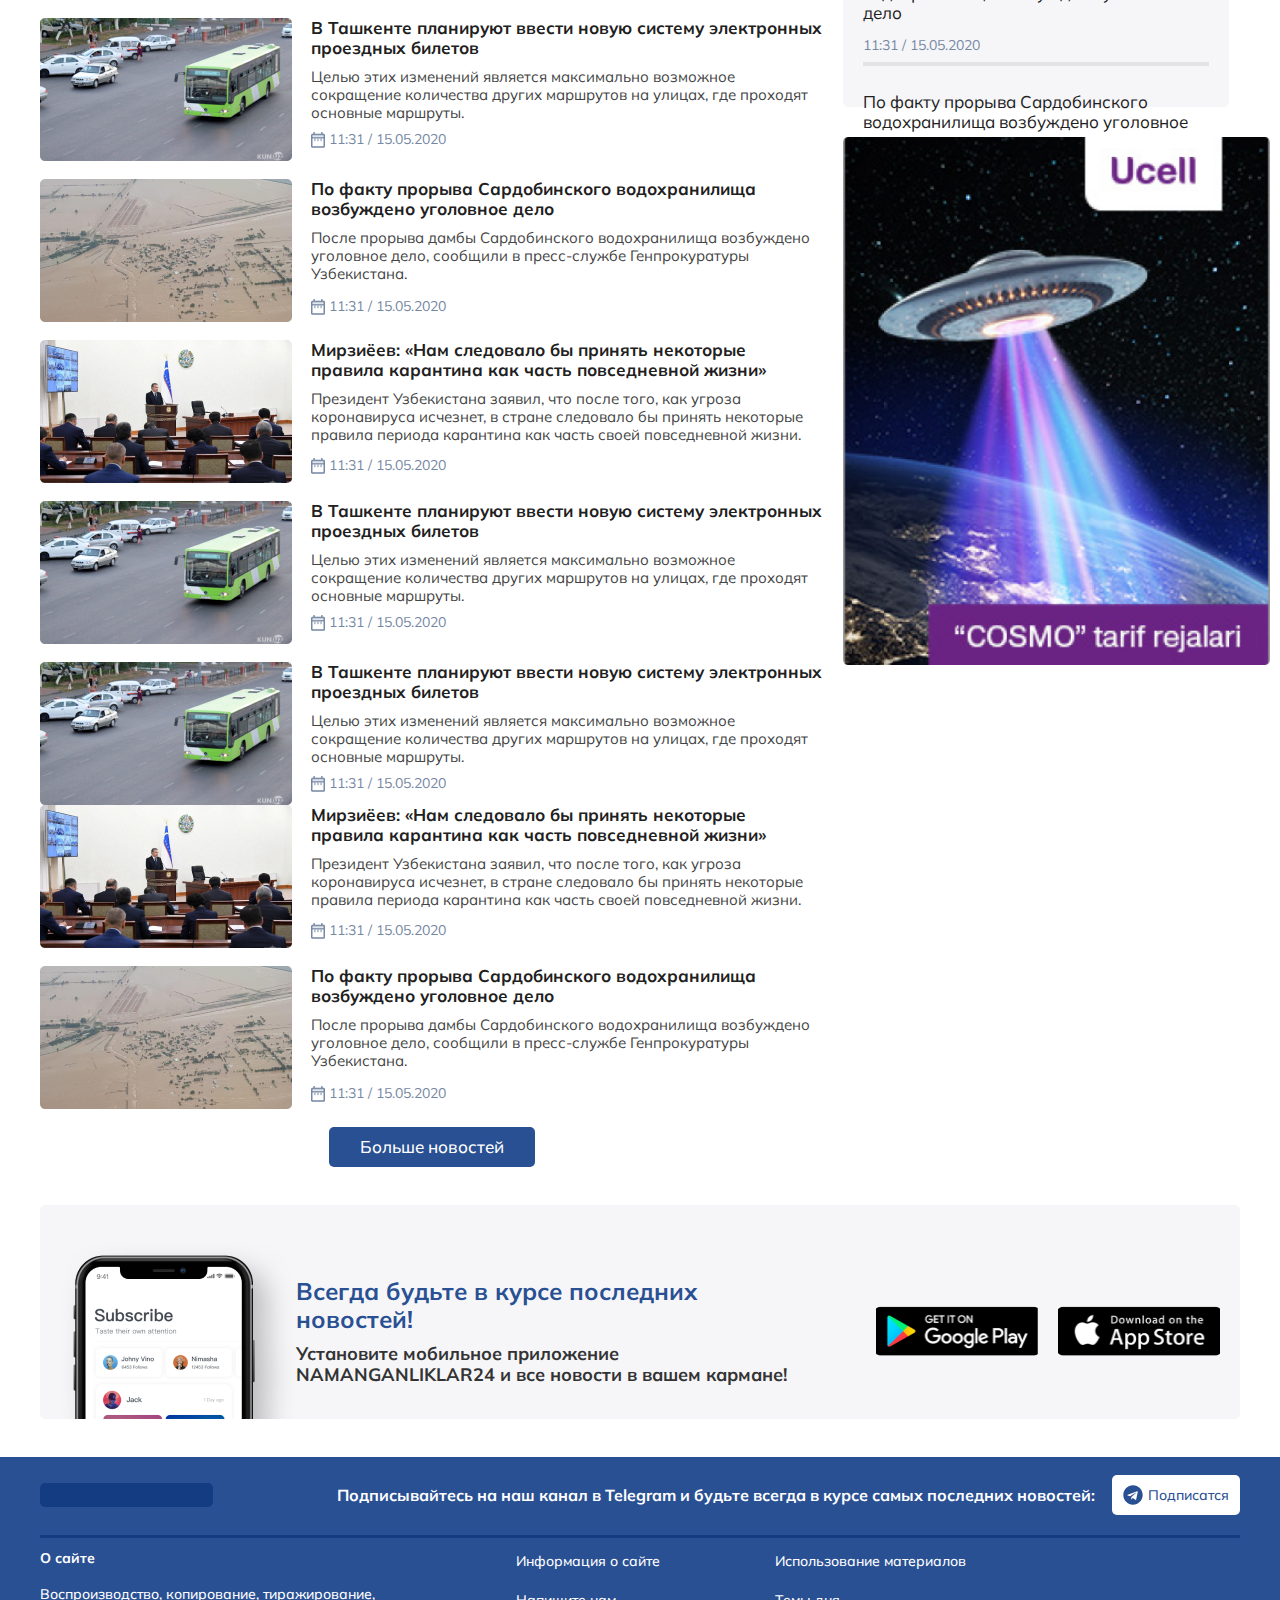
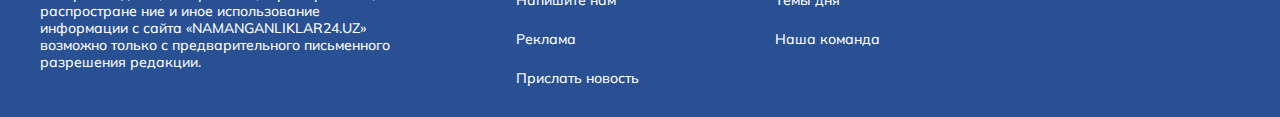
<file: list.html>
<!DOCTYPE html>
<html lang="en">
<head>
    <meta charset="UTF-8">
    <meta http-equiv="X-UA-Compatible" content="IE=edge">
    <meta name="viewport" content="width=device-width, initial-scale=1.0">
    <link rel="stylesheet" href="./styles/styles.css">
    <title>Namanganliklar24</title>
    <link rel="preconnect" href="https://fonts.googleapis.com">
    <link rel="preconnect" href="https://fonts.gstatic.com" crossorigin>
    <link href="https://fonts.googleapis.com/css2?family=Mulish:wght@300;400;600;700&display=swap" rel="stylesheet">
</head>
<body>
    <h1 class="visually-hidden">NAMANGANLIKLAR24</h1>
    <header class="header">
        <div class="container__header">
            <div class="header__top">

                <div class="header__left">
                    <a href="#">
                        <img class="header-logo__img" src="./images/header logotip.svg" width="306" height="22" alt="logotip">
                    </a>

                    <ul class="header-inside__list">
                        <li class="header-left__item">
                            <span class="header-span__text">$</span>
                            <span class="header-span__number">10137.2</span>
                        </li>

                        <li class="header-center__item">
                            <span class="header-span__text">p</span>
                            <span class="header-span__number">138.26</span>
                        </li>

                        <li>
                            <span class="header-span__text">e</span>
                            <span class="header-span__number">10988.72</span>
                        </li>

                    </ul>

                    <a href="#" class="header__link">
                    <img class="header-btn__img__logo" src="./images/telegram logotip img.svg" width="19" height="19" alt="logotip telegram">
                    Подписатся
                    </a>
                </div>

            </div>

            <div class="header__middle">
                <ul class="header-middle__list">
                    <li class="header-middle__item">
                        <a href="#" target="_blank" class="header-middle__item__link">
                            Узбекистана
                        </a>
                    </li>

                    <li class="header-middle__item">
                        <a href="#" target="_blank" class="header-middle__item__link">
                            Мир
                        </a>
                    </li>

                    <li class="header-middle__item">
                        <a href="#" target="_blank" class="header-middle__item__link">
                            Экономика
                        </a>
                    </li>

                    <li class="header-middle__item">
                        <a href="#" target="_blank" class="header-middle__item__link">
                            Политика
                        </a>
                    </li>

                    <li class="header-middle__item">
                        <a href="#" target="_blank" class="header-middle__item__link">
                            Общество
                        </a>
                    </li>

                    <li class="header-middle__item">
                        <a href="#" target="_blank" class="header-middle__item__link">
                            Технологии
                        </a>
                    </li>

                    <li class="header-middle__item">
                        <a href="#" target="_blank" class="header-middle__item__link">
                            Спорт
                        </a>
                    </li>

                    <li class="header-middle__item">
                        <a href="#" target="_blank" class="header-middle__item__link">
                            Культура
                        </a>
                    </li>

                    <li class="header-middle__item">
                        <a href="#" target="_blank" class="header-middle__item__link">
                            Происшествия
                        </a>
                    </li>

                    <li class="header-middle__item">
                        <a href="#" target="_blank" class="header-middle__item__link">
                            Туризм
                        </a>
                    </li>
                </ul>
            </div>

            <img src="./images/middle img bottom advertising.jpg" width="1240" height="102" alt="advertising img">

            
        </div>
    </header>
    
    <div class="container__widget">
            <div class="widget">
            <div class="widget__repeat">

                <ul class="widget-left__list">
                    <li class="widget-item__left">
                        <img class="widget-left__img" src="./images/widget left img.png.png" width="43" height="45" alt="logo korona">
                        <p class="widget-left__text">
                            Коронавирус COVID-19 в Узбекистане
                        </p>
                    </li>
                </ul>

                <ul class="widget-right__list">
                    <li class="widget-item__right">
                        <img class="widget-item__left__img" src="./images/widget two img.svg.svg" width="43" height="45" alt="logo mask">
                        
                        <ul class="widget-inside__list">
                            <li>
                                <p class="widget-left__center__text">Инфицированы</p>
                            </li>
                            <li>
                                <span class="widget-left__center__number">2753</span>
                            </li>
                        </ul>
                    </li>

                    <li class="widget__items__right">
                        <img class="widget-right__item__img" src="./images/widget second thid img.svg.svg" width="43" height="45" alt="logo smile">
                        
                        <ul class="widget-right__center__list">
                            <li>

                                <p class="widget-right__center__text">Выздоровели</p>

                                <span class="widget-right__center__numbers">2245</span>

                            </li>
                        </ul>

                    </li>

                    <li class="widget-recent__item">
                        <img class="widget-recent__item__img" src="./images/widget right img.svg.svg" width="43" height="45" alt="no smoke img">
                        
                        <ul class="widget-recent__inside__list">
                            <li>

                                <p class="widget-recent__side__text">Умерли</p>

                                <span class="widget-recnent__side__numbers">12</span>
                            </li>
                        </ul>
                    </li>
                </ul>
            </div>
        </div>
    </div>

    <div class="news">
        <div class="container__news">
            <ul class="news-top__list">
    
                <li>
                    <img class="news-img__item" src="./images/prezident img first.jpg" width="386" height="190" alt="prisident img">
                    <p class="news-left__text">
                        Мирзиёев рассказал, зачем было построено Сардобинское водохранилище
                    </p>
                    <time datetime="05:28" class="news-left__item__time">05:28 / 16.05.2020</time>
                </li>
    
                <li>
                    <img class="news-img__item" src="./images/korona img second.jpg" width="386" height="190" alt="korona img flag">
                    <p class="news-middle__text">
                        Карантин в Узбекистане продлен до 1 июня
                    </p>
                    <time datetime="05:28" class="news-left__item__time">05:28 / 16.05.2020</time>
                </li>
    
                <li>
                    <img class="news-img__item" src="./images/sea img thid.jpg" width="386" height="190" alt="sea img">
                    <p class="news-right__text">
                        Обмелевшая Сардоба: стихия или человеческий фактор?
                    </p>
                    <time datetime="05:28" class="news-left__item__time">05:28 / 16.05.2020</time>
                </li>
    
            </ul>

            <ul class="news-middle__list">

                <li>
                    <img class="news-img__item" src="./images/prokuror img fourth.jpg" width="386" height="190" alt="">
                    <p class="news-middle__text">
                        Следствие проверяет четыре версии прорыва Сардобинской плотины
                    </p>
                    <time datetime="05:28" class="news-left__item__time">05:28 / 16.05.2020</time>
                </li>

                <li>
                    <img class="news-img__item" src="./images/ambulance fiveth img.jpg" width="386" height="190" alt="ambulance img">
                    <p class="news-middle__texts">
                        Выявлено еще 7 случаев коронавируса
                    </p>
                    <time datetime="05:28" class="news-left__item__time">05:28 / 16.05.2020</time>
                </li>

                <li>
                    <img class="news-img__item" src="./images/stop-konona img sixth.jpg" width="386" height="190" alt="stop-konona img">
                    <p class="news_middle__text">
                        Итоги второго месяца карантина
                    </p>
                    <time datetime="05:28" class="news-left__item__time">05:28 / 16.05.2020</time>
                </li>

            </ul>

            <ul class="news-bottom__list">

                <li class="news-bottom__item">
                    <img class="news-bottom__img" src="./images/bell-icon img.svg" width="31" height="35" alt="bell-icon img">
                </li>

                <li class="news-text__item">
                    <p class="news-item__text">
                        Хотите узнать новости первыми? подключите уведомления!
                    </p>
                </li>

                <li>
                    <a href="#" class="news-item__link">Включит  уведомления!</a>
                </li>

            </ul>
    
        </div>
    </div>

    <main class="container__holder">
        <section class="holder">
            <section class="holder-left__side">
                <h2 class="holder__text">Последние новости</h2>

                <ul class="holder__list">
                    <li class="holder__item">
                        <img class="holder__img" src="./images/holder-left-oneimg.png" width="252" height="143" alt="img news">
                        <ul class="holder-inside__list">
                            <p class="holder__texts">По факту прорыва Сардобинского водохранилища возбуждено уголовное дело</p>
                            <p class="holder__paragraph">После прорыва дамбы Сардобинского водохранилища возбуждено уголовное дело, сообщили в пресс-службе Генпрокуратуры Узбекистана.</p>
                            <time datetime="11:31 / 15.05.2020" class="holder__time">
                                <img class="holder__img__vektor" src="./images/time left vektor.png" width="14" height="16" alt="vektor logo">
                                11:31 / 15.05.2020
                            </time>
                        </ul>
                    </li>

                    <li class="holder__item">
                        <img class="holder__img" src="./images/holder-left-twoimg.png" width="252" height="143" alt="img news">
                        <ul class="holder-inside__list">
                            <p class="holder-second__texts">Мирзиёев: «Нам следовало бы принять некоторые правила карантина как часть повседневной жизни»</p>
                            <p class="holder-second__paragraph">Президент Узбекистана заявил, что после того, как угроза коронавируса исчезнет, в стране следовало бы принять некоторые правила периода карантина как часть своей повседневной жизни.</p>                  
                            <time datetime="11:31 / 15.05.2020" class="holder__time">
                                <img class="holder__img__vektor" src="./images/time left vektor.png" width="14" height="16" alt="vektor logo">
                                11:31 / 15.05.2020
                            </time>
                        </ul>
                    </li>

                    <li class="holder__item">
                        <img class="holder__img" src="./images/holder-left-threeimg.png" width="252" height="143" alt="img news">
                        <ul class="holder-inside__list">
                            <p class="holder-thid__texts">В Ташкенте планируют ввести новую систему электронных проездных билетов</p>
                            <p class="holder-thid__paragraph">Целью этих изменений является максимально возможное сокращение количества других маршрутов на улицах, где проходят основные маршруты.</p>
                            <time datetime="11:31 / 15.05.2020" class="holder__time">
                                <img class="holder__img__vektor" src="./images/time left vektor.png" width="14" height="16" alt="vektor logo">
                                11:31 / 15.05.2020
                            </time>
                        </ul>
                    </li>

                    <li class="holder__item">
                        <img class="holder__img" src="./images/holder-left-oneimg.png" width="252" height="143" alt="img news">
                        <ul class="holder-inside__list">
                            <p class="holder__texts">По факту прорыва Сардобинского водохранилища возбуждено уголовное дело</p>
                            <p class="holder__paragraph">После прорыва дамбы Сардобинского водохранилища возбуждено уголовное дело, сообщили в пресс-службе Генпрокуратуры Узбекистана.</p>
                            <time datetime="11:31 / 15.05.2020" class="holder__time">
                                <img class="holder__img__vektor" src="./images/time left vektor.png" width="14" height="16" alt="vektor logo">
                                11:31 / 15.05.2020
                            </time>
                        </ul>
                    </li>

                    <li class="holder__item">
                        <img class="holder__img" src="./images/holder-left-twoimg.png" width="252" height="143" alt="img news">
                        <ul class="holder-inside__list">
                            <p class="holder-second__texts">Мирзиёев: «Нам следовало бы принять некоторые правила карантина как часть повседневной жизни»</p>
                            <p class="holder-second__paragraph">Президент Узбекистана заявил, что после того, как угроза коронавируса исчезнет, в стране следовало бы принять некоторые правила периода карантина как часть своей повседневной жизни.</p>                  
                            <time datetime="11:31 / 15.05.2020" class="holder__time">
                                <img class="holder__img__vektor" src="./images/time left vektor.png" width="14" height="16" alt="vektor logo">
                                11:31 / 15.05.2020
                            </time>
                        </ul>
                    </li>

                    <li class="holder__item">
                        <img class="holder__img" src="./images/holder-left-threeimg.png" width="252" height="143" alt="img news">
                        <ul class="holder-inside__list">
                            <p class="holder-thid__texts">В Ташкенте планируют ввести новую систему электронных проездных билетов</p>
                            <p class="holder-thid__paragraph">Целью этих изменений является максимально возможное сокращение количества других маршрутов на улицах, где проходят основные маршруты.</p>
                            <time datetime="11:31 / 15.05.2020" class="holder__time">
                                <img class="holder__img__vektor" src="./images/time left vektor.png" width="14" height="16" alt="vektor logo">
                                11:31 / 15.05.2020
                            </time>
                        </ul>
                    </li>

                    <li class="holder__items">
                        <img class="holder__img" src="./images/holder-left-threeimg.png" width="252" height="143" alt="img news">
                        <ul class="holder-inside__list">
                            <p class="holder-thid__texts">В Ташкенте планируют ввести новую систему электронных проездных билетов</p>
                            <p class="holder-thid__paragraph">Целью этих изменений является максимально возможное сокращение количества других маршрутов на улицах, где проходят основные маршруты.</p>
                            <time datetime="11:31 / 15.05.2020" class="holder__time">
                                <img class="holder__img__vektor" src="./images/time left vektor.png" width="14" height="16" alt="vektor logo">
                                11:31 / 15.05.2020
                            </time>
                        </ul>
                    </li>

                    <li class="holder__item">
                        <img class="holder__img" src="./images/holder-left-twoimg.png" width="252" height="143" alt="img news">
                        <ul class="holder-inside__list">
                            <p class="holder-second__texts">Мирзиёев: «Нам следовало бы принять некоторые правила карантина как часть повседневной жизни»</p>
                            <p class="holder-second__paragraph">Президент Узбекистана заявил, что после того, как угроза коронавируса исчезнет, в стране следовало бы принять некоторые правила периода карантина как часть своей повседневной жизни.</p>                  
                            <time datetime="11:31 / 15.05.2020" class="holder__time">
                                <img class="holder__img__vektor" src="./images/time left vektor.png" width="14" height="16" alt="vektor logo">
                                11:31 / 15.05.2020
                            </time>
                        </ul>
                    </li>

                    <li class="holder__item">
                        <img class="holder__img" src="./images/holder-left-oneimg.png" width="252" height="143" alt="img news">
                        <ul class="holder-inside__list">
                            <p class="holder__texts">По факту прорыва Сардобинского водохранилища возбуждено уголовное дело</p>
                            <p class="holder__paragraph">После прорыва дамбы Сардобинского водохранилища возбуждено уголовное дело, сообщили в пресс-службе Генпрокуратуры Узбекистана.</p>
                            <time datetime="11:31 / 15.05.2020" class="holder__time">
                                <img class="holder__img__vektor" src="./images/time left vektor.png" width="14" height="16" alt="vektor logo">
                                11:31 / 15.05.2020
                            </time>
                        </ul>
                    </li>
                    
                    
                </ul>

                <nav class="nav">
                    <a href="article.html" target="_blank" class="nav__link">Больше новостей</a>
                </nav>

            </section>

            <div class="holder-right__side">

                <div class="holder-right__middle">
                    <p class="holder-right__side__text">Cамые популярные новости</p>
                    <p class="holder-right__side__paragraph">По факту прорыва Сардобинского водохранилища <br> возбуждено уголовное дело</p>
                    <time datetime="11:31" class="holder-right__side__time">11:31 / 15.05.2020</time>
                    <hr class="holder__tier">

                    <p class="holder-right__bottom__text">По факту прорыва Сардобинского водохранилища возбуждено уголовное дело</p>
                    <time datetime="11:31" class="holder-right__side__time">11:31 / 15.05.2020</time>
                    <hr class="holder__tier">

                    <p class="holder-right__bottom__text">По факту прорыва Сардобинского водохранилища возбуждено уголовное дело</p>
                    <time datetime="11:31" class="holder-right__side__time">11:31 / 15.05.2020</time>
                    <hr class="holder__tier">

                    <p class="holder-right__bottom__text">По факту прорыва Сардобинского водохранилища возбуждено уголовное дело</p>
                    <time datetime="11:31" class="holder-right__side__time">11:31 / 15.05.2020</time>

                </div>

                <div class="holder-right__bottom">
                    <img class="holder-ucell__img" src="./images/usel img.png" width="427" height="528" alt="advertising ucell img">
                </div>
            </div>
    
        </section>

        <section class="article">
            <img class="aricle-img" src="./images/phone img.png" width="236" height="177" alt="this is a img photo">

            <ul class="article__list">
                <li class="article__item">
                    <p class="article__text">
                        Всегда будьте в курсе последних новостей!
                    </p>
                </li>
                <li>
                    <p class="article__paragraph">
                        Установите мобильное приложение NAMANGANLIKLAR24
                        и все новости в вашем кармане!
                    </p>
                </li>
            </ul>

            <img class="article__img article-right" src="./images/googleplay 1.jpg" width="163" height="50" alt="google play img logo">
            <img class="article__img" src="./images/appstore 1.jpg" width="162" height="50" alt="app store img logo">
        </section>
    </main>

    <footer class="down">
        <div class="container__down">
            <div class="down__inside">

                <div class="down__top">
                    <img class="down__logo" src="./images/NAMANGANLIKLAR24 footer logo.png" width="173" height="14" alt="logotip Namanganliklar24">
                    <p class="down__text">
                        Подписывайтесь на наш канал в Telegram и будьте всегда в курсе самых последних новостей:
                    </p>
                    <a class="down-top__link" target="_blank" href="#">
                        <img class="down-logo-tg__img" src="./images/Vector img logo tg.svg" width="20" height="20" alt="img telegram logotip">
                        Подписатся
                    </a>
                </div>

                <hr class="down__hr">

                <div class="tags">
                    <div class="tags__inside">
                        <h2 class="tags__text">О сайте</h2>
                        <p class="tags__paragraph">
                            Воспроизводство, копирование, тиражирование, распростране ние и иное использование информации с сайта «NAMANGANLIKLAR24.UZ» возможно только с предварительного письменного разрешения редакции.
                        </p>
                    </div>

                    <div class="tags-insides">

                        <ul class="tags__list">
                            <li class="tags__item">
                                <a href="#" class="tags-link__item" target="_blank">Информация о сайте</a>
                            </li>
                            <li class="tags__item">
                                <a href="#" class="tags-link__item" target="_blank">Напишите нам</a>
                            </li>
                            <li class="tags__item">
                                <a href="#" class="tags-link__item" target="_blank">Реклама</a>
                            </li>
                            <li>
                                <a href="#" class="tags-link__item" target="_blank">Прислать новость</a>
                            </li>
                        </ul>

                        <ul class="entry__list">
                            <li class="entry__item">
                                <a class="entry-item__link" target="_blank" href="#">Использование материалов</a>
                            </li>
                            <li class="entry__item">
                                <a class="entry-item__link" target="_blank" href="#">Темы дня</a>
                            </li>
                            <li>
                                <a class="entry-item__link" target="_blank" href="#">Наша команда</a>
                            </li>
                        </ul>

                    </div>
                </div>
            </div>

        </div>
    </footer>


    
</body>
</html>
</file>
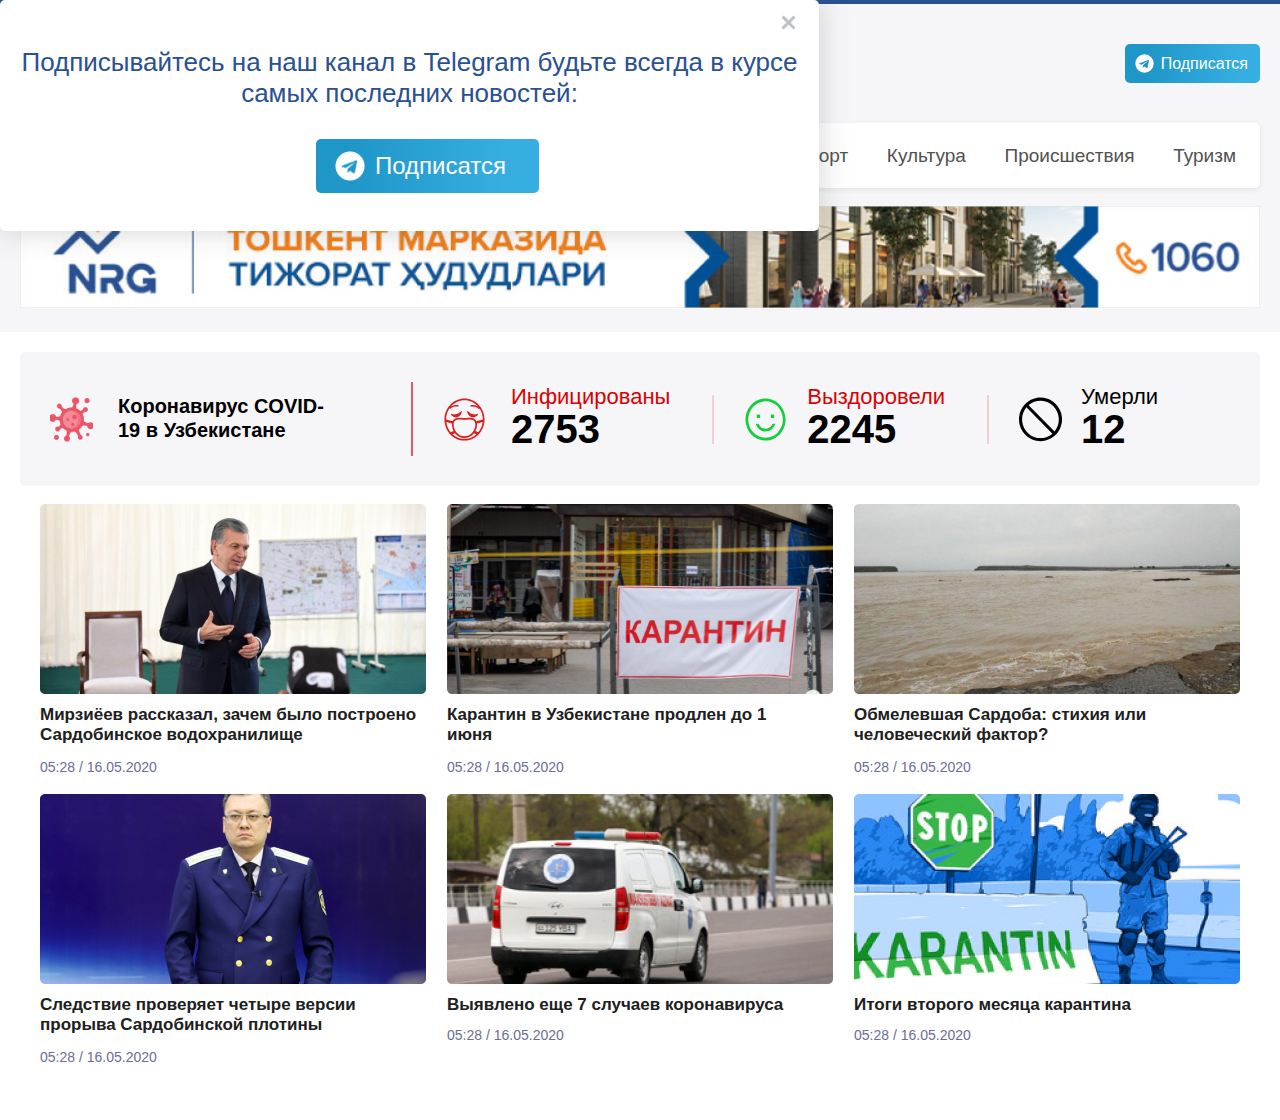
<file: modal.html>
<!DOCTYPE html>
<html lang="en">
<head>
    <meta charset="UTF-8">
    <meta http-equiv="X-UA-Compatible" content="IE=edge">
    <meta name="viewport" content="width=device-width, initial-scale=1.0">
    <link rel="stylesheet" href="./styles/styles.css">
    <title>modal</title>
</head>
<body>
        <div class="road">
            <img class="road__img" src="./images/x.png" width="15" height="15" alt="x img">
            <p class="road__text">Подписывайтесь на наш канал в Telegram будьте всегда в курсе самых последних новостей:</p>
            <button class="road__btn">
                <img class="road__tg__img" src="./images/road tg.png" width="30" height="30" alt="logotip telegram img">
                Подписатся
            </button>
        </div>

    <h1 class="visually-hidden">NAMANGANLIKLAR24</h1>
    <header class="header">
        <div class="container__header">
            <div class="header__top">

                <div class="header__left">
                    <a href="#">
                        <img class="header-logo__img" src="./images/header logotip.svg" width="306" height="22" alt="logotip">
                    </a>

                    <ul class="header-inside__list">
                        <li class="header-left__item">
                            <span class="header-span__text">$</span>
                            <span class="header-span__number">10137.2</span>
                        </li>

                        <li class="header-center__item">
                            <span class="header-span__text">p</span>
                            <span class="header-span__number">138.26</span>
                        </li>

                        <li>
                            <span class="header-span__text">e</span>
                            <span class="header-span__number">10988.72</span>
                        </li>

                    </ul>

                    <a href="#" class="header__link">
                    <img class="header-btn__img__logo" src="./images/telegram logotip img.svg" width="19" height="19" alt="logotip telegram">
                    Подписатся
                    </a>
                </div>

            </div>

            <div class="header__middle">
                <ul class="header-middle__list">
                    <li class="header-middle__item">
                        <a href="#" target="_blank" class="header-middle__item__link">
                            Узбекистана
                        </a>
                    </li>

                    <li class="header-middle__item">
                        <a href="#" target="_blank" class="header-middle__item__link">
                            Мир
                        </a>
                    </li>

                    <li class="header-middle__item">
                        <a href="#" target="_blank" class="header-middle__item__link">
                            Экономика
                        </a>
                    </li>

                    <li class="header-middle__item">
                        <a href="#" target="_blank" class="header-middle__item__link">
                            Политика
                        </a>
                    </li>

                    <li class="header-middle__item">
                        <a href="#" target="_blank" class="header-middle__item__link">
                            Общество
                        </a>
                    </li>

                    <li class="header-middle__item">
                        <a href="#" target="_blank" class="header-middle__item__link">
                            Технологии
                        </a>
                    </li>

                    <li class="header-middle__item">
                        <a href="#" target="_blank" class="header-middle__item__link">
                            Спорт
                        </a>
                    </li>

                    <li class="header-middle__item">
                        <a href="#" target="_blank" class="header-middle__item__link">
                            Культура
                        </a>
                    </li>

                    <li class="header-middle__item">
                        <a href="#" target="_blank" class="header-middle__item__link">
                            Происшествия
                        </a>
                    </li>

                    <li class="header-middle__item">
                        <a href="#" target="_blank" class="header-middle__item__link">
                            Туризм
                        </a>
                    </li>
                </ul>
            </div>

            <img src="./images/middle img bottom advertising.jpg" width="1240" height="102" alt="advertising img">

            
        </div>
    </header>
    
    <div class="container__widget">
            <div class="widget">
                <div class="widget__repeat">

                    <ul class="widget-left__list">
                        <li class="widget-item__left">
                            <img class="widget-left__img" src="./images/widget left img.png.png" width="43" height="45" alt="logo korona">
                            <p class="widget-left__text">
                                Коронавирус COVID-19 в Узбекистане
                            </p>
                        </li>
                    </ul>

                    <ul class="widget-right__list">
                        <li class="widget-item__right">
                            <img class="widget-item__left__img" src="./images/widget two img.svg.svg" width="43" height="45" alt="logo mask">
                            
                            <ul class="widget-inside__list">
                                <li>
                                    <p class="widget-left__center__text">Инфицированы</p>
                                </li>
                                <li>
                                    <span class="widget-left__center__number">2753</span>
                                </li>
                            </ul>
                        </li>

                        <li class="widget__items__right">
                            <img class="widget-right__item__img" src="./images/widget second thid img.svg.svg" width="43" height="45" alt="logo smile">
                            
                            <ul class="widget-right__center__list">
                                <li>

                                    <p class="widget-right__center__text">Выздоровели</p>

                                    <span class="widget-right__center__numbers">2245</span>

                                </li>
                            </ul>

                        </li>

                        <li class="widget-recent__item">
                            <img class="widget-recent__item__img" src="./images/widget right img.svg.svg" width="43" height="45" alt="no smoke img">
                            
                            <ul class="widget-recent__inside__list">
                                <li>

                                    <p class="widget-recent__side__text">Умерли</p>

                                    <span class="widget-recnent__side__numbers">12</span>
                                </li>
                            </ul>
                        </li>
                    </ul>
                </div>
                
        </div>
    </div>

    <div class="news">
        <div class="container__news">
            <ul class="news-top__list">
    
                <li>
                    <img class="news-img__item" src="./images/prezident img first.jpg" width="386" height="190" alt="prisident img">
                    <p class="news-left__text">
                        Мирзиёев рассказал, зачем было построено Сардобинское водохранилище
                    </p>
                    <time datetime="05:28" class="news-left__item__time">05:28 / 16.05.2020</time>
                </li>
    
                <li>
                    <img class="news-img__item" src="./images/korona img second.jpg" width="386" height="190" alt="korona img flag">
                    <p class="news-middle__text">
                        Карантин в Узбекистане продлен до 1 июня
                    </p>
                    <time datetime="05:28" class="news-left__item__time">05:28 / 16.05.2020</time>
                </li>
    
                <li>
                    <img class="news-img__item" src="./images/sea img thid.jpg" width="386" height="190" alt="sea img">
                    <p class="news-right__text">
                        Обмелевшая Сардоба: стихия или человеческий фактор?
                    </p>
                    <time datetime="05:28" class="news-left__item__time">05:28 / 16.05.2020</time>
                </li>
    
            </ul>

            <ul class="news-middle__list">

                <li>
                    <img class="news-img__item" src="./images/prokuror img fourth.jpg" width="386" height="190" alt="">
                    <p class="news-middle__text">
                        Следствие проверяет четыре версии прорыва Сардобинской плотины
                    </p>
                    <time datetime="05:28" class="news-left__item__time">05:28 / 16.05.2020</time>
                </li>

                <li>
                    <img class="news-img__item" src="./images/ambulance fiveth img.jpg" width="386" height="190" alt="ambulance img">
                    <p class="news-middle__texts">
                        Выявлено еще 7 случаев коронавируса
                    </p>
                    <time datetime="05:28" class="news-left__item__time">05:28 / 16.05.2020</time>
                </li>

                <li>
                    <img class="news-img__item" src="./images/stop-konona img sixth.jpg" width="386" height="190" alt="stop-konona img">
                    <p class="news_middle__text">
                        Итоги второго месяца карантина
                    </p>
                    <time datetime="05:28" class="news-left__item__time">05:28 / 16.05.2020</time>
                </li>
            </ul>
        </div>
    </div>
    
</body>
</html>
</file>
<file: styles/styles.css>
* {
    box-sizing: border-box;
}

body{
    font-family: 'Mulish', sans-serif;
    margin: 0;
    padding: 0;
}

.visually-hidden{
    position: absolute;
    width: 1px;
    height: 1px;
    margin: -1px;
    padding: 0;
    overflow: hidden;
    border: 0;
    clip: rect(0 0 0 0);
}

.header{
    border-top: 4px solid rgb(41, 80, 147);
    background-color: rgb(246, 246, 249);
    height: 332px;
    padding-top: 40px;
    margin-bottom: 20px;
}

.container__header{
    max-width: 1240px;
    margin-left: auto;
    margin-right: auto;
    padding-left: -20px;
    padding-right: -20px;
}

.header__top{
    margin-bottom: 40px;
}

.header__left{
    display: flex;
    align-items: center;
    justify-content: space-between;
}

.header-logo__img{
    box-shadow: 0px 2px 6px rgba(202, 202, 202, 0.25);
    background-color: rgb(255, 255, 255);
    border-radius: 5px;
    vertical-align: middle;
    padding: 4px 8px;
    width: 306px;
    height: 22px;
    margin-right: 17px;
}

.header-inside__list{
    display: flex;
    align-items: center;
    list-style-type: none;
    padding: 0;
    margin: 0;
    margin-right: auto;
}

.header-left__item{
    margin-right: 25px;
}

.header-span__text{
    text-transform: uppercase;
    font-weight: 700;
    font-size: 16px;
    line-height: 19px;
    color: rgb(40, 81, 147);
    margin-right: 5px;
}

.header-span__number{
    font-weight: 700;
    font-size: 16px;
    line-height: 19px;
    color: rgb(122, 122, 122);
}

.header-center__item{
    margin-right: 25px;
}

.header__link{
    display: inline-block;
    display: flex;
    align-items: center;
    font-weight: 500;
    font-size: 16px;
    line-height: 19px;
    color: #FFFFFF;
    background: linear-gradient(90deg, rgb(30, 150, 200) 15.07%, rgb(55, 174, 226) 85.96%);
    border-radius: 5px;
    text-decoration: none;
    padding: 10px 12px 10px 10px;
    transition: all 0.3s ease;
}

.header-btn__img__logo{
    width: 19px;
    height: 19px;
    vertical-align: middle;
    margin-right: 7px;
}

.header__link:hover{
    opacity: 0.8;
}

.header__link:active{
    opacity: 0.5;
}

.header__middle{
    background: #FFFFFF;
    box-shadow: 0px 2px 5px rgba(159, 159, 159, 0.19);
    border-radius: 5px;
    margin-bottom: 18px;
}

.header-middle__list{
    display: flex;
    justify-content: space-between;
    align-items: center;
    list-style-type: none;
    padding: 0;
    padding: 21px 24px;
    margin: 0;
}

.header-middle__item__link{
    display: inline-block;
    text-decoration: none;
    font-weight: 500;
    font-size: 19px;
    line-height: 23px;
    color: rgb(81, 81, 81);
    transition: all 0.3s ease;
}

.header-middle__item__link:hover{
    color: rgba(81, 81, 81, 0.514);
}

.header-middle__item__link:active{
    color: rgba(81, 81, 81, 0.31);
}

.header__bottom{
    border-top: 4px solid rgb(41, 80, 147);
    background-color: rgb(246, 246, 249);
    height: 133px;
    padding-top: 40px;
}

.widget {
    background: rgb(246, 246, 249);
    border-radius: 5px;
    margin-bottom: 18px;
}

.container__widget {
    max-width: 1240px;
    margin-left: auto;
    margin-right: auto;
    padding-left: -20px;
    padding-right: -20px;
}

.widget__repeat {
    display: flex;
    align-items: center;
    padding: 30px;
}

.widget-left__list{
    list-style-type: none;
    padding: 0;
    margin: 0;
    margin-right: 71px;
}

.widget-item__left{
    display: flex;
    align-items: center;
}

.widget-left__img{
    vertical-align: middle;
    width: 43px;
    height: 45px;
    margin-right: 25px;
}

.widget-left__text{
    font-weight: 600;
    font-size: 20px;
    line-height: 24px;
    color: #000000;
    width: 222px;
    height: 50px;
    margin: 0;
}

.widget-right__list{
    display: flex;
    align-items: center;
    list-style-type: none;
    padding: 0;
    margin: 0;
}

.widget-item__right{
    display: flex;
    border-left: 2px solid rgb(235, 85, 105);
    align-items: center;
    padding-left: 30px;
    margin-right: 42px; 
    height: 74px;
}

.widget-item__left__img{
    width: 43px;
    height: 45px;
    vertical-align: middle;
    margin-right: 25px;
}

.widget-inside__list{
    list-style-type: none;
    padding: 0;
    margin: 0;
}

.widget-left__center__text{
    font-weight: 500;
    font-size: 22px;
    line-height: 21px;
    color: rgb(219, 0, 0);
    margin: 0;
}

.widget-left__center__number{
    font-weight: 600;
    font-size: 40px;
    color: rgb(0, 0, 0);
}

.widget__items__right{
    display: flex;
    align-items: center;
    border-left: 2px solid #F4CCD1;
    margin-right: 42px;
    height: 49px;
}

.widget-right__item__img{
    vertical-align: baseline;
    width: 43px;
    height: 45px;
    margin-right: 20px;
    margin-left: 30px;
}

.widget-right__center__list{
    list-style-type: none;
    padding: 0;
    margin: 0;
}

.widget-right__center__text{
    font-weight: 500;
    font-size: 22px;
    line-height: 21px;
    color: rgb(219, 0, 0);
    margin: 0;
}

.widget-right__center__numbers{
    font-weight: 600;
    font-size: 40px;
    color: rgb(0, 0, 0);
}

.widget-recent__item{
    display: flex;
    align-items: center;
    border-left: 2px solid rgb(244, 204, 209);
    height: 49px;
}

.widget-recent__item__img{
    width: 43px;
    height: 45px;
    vertical-align: baseline;
    margin-left: 30px;
    margin-right: 19px;
}

.widget-recent__inside__list{
    list-style-type: none;
    padding: 0;
    margin: 0;
}

.widget-recent__side__text{
    font-weight: 500;
    font-size: 22px;
    line-height: 21px;
    color:  rgb(0, 0, 0);
    margin: 0;
}

.widget-recnent__side__numbers{
    font-weight: 600;
    font-size: 40px;
    color: rgb(0, 0, 0);
}

.news{
    margin-bottom: 38px;
}

.container__news{
    max-width: 1240px;
    margin-left: auto;
    margin-right: auto;
    padding-left: 20px;
    padding-right: 20px;
}

.news-top__list{
    display: flex;
    justify-content: space-between;
    list-style-type: none;
    padding: 0;
    margin: 0;
    margin-bottom: 18px;
}

.news-img__item{
    vertical-align: middle;
    width: 386px;
    height: 190px;
    margin-bottom: 11px;
}

.news-left__text{
    font-weight: 700;
    font-size: 17px;
    line-height: 20px;
    color: rgb(32, 32, 32);
    width: 386px;
    height: 42px;
    margin: 0;
    margin-bottom: 11px;
}

.news-left__item__time{
    font-weight: 400;
    font-size: 14px;
    line-height: 17px;
    color: rgb(107, 109, 151);
}

.news-middle__text{
    font-weight: 700;
    font-size: 17px;
    line-height: 20px;
    color: rgb(32, 32, 32);
    margin: 0;
    margin-bottom: 11px;
}

.news-center__item__time{
    font-weight: 400;
    font-size: 14px;
    line-height: 17px;
    color: rgb(107, 109, 151);
}

.news-right__text{
    font-weight: 700;
    font-size: 17px;
    line-height: 20px;
    color: rgb(32, 32, 32);
    width: 300px;
    height: 42px;
    margin: 0;
    margin-bottom: 11px;
}

.news-middle__list{
    display: flex;
    justify-content: space-between;
    list-style-type: none;
    padding: 0;
    margin: 0;
    margin-bottom: 54px;
}

.news-middle__text{
    font-weight: 700;
    font-size: 17px;
    line-height: 20px;
    color: rgb(32, 32, 32);
    width: 320px;
    height: 42px;
    margin: 0;
    margin-bottom: 11px;
}

.news-middle__texts{
    font-weight: 700;
    font-size: 17px;
    line-height: 20px;
    color: rgb(32, 32, 32);
    margin: 0;
    margin-bottom: 11px;
}

.news_middle__text{
    font-weight: 700;
    font-size: 17px;
    line-height: 20px;
    color: rgb(32, 32, 32);
    margin: 0;
    margin-bottom: 11px;
}

.news-bottom__list{
    display: flex;
    align-items: center;
    background: rgba(239, 186, 84, 0.18);
    border-radius: 5px;
    list-style-type: none;
    padding: 0;
    padding: 28px 20px 28px 34px;
    margin: 0;
}

.news-bottom__item{
    margin-right: 18px;
}

.news-bottom__img{
    vertical-align: baseline; 
    width: 31px;
    height: 35px;
}

.news-text__item{
    margin-right: 224px;
}

.news-item__text{
    font-weight: 700;
    font-size: 20px;
    line-height: 24px;
    color: rgb(0, 0, 0);
    margin: 0;
}

.news-item__link{
    font-weight: 500;
    font-size: 20px;
    line-height: 24px;
    color: #FFFFFF;
    background: linear-gradient(90deg, rgb(254, 92, 40) 0%, rgba(255, 139, 54, 0.9) 88.43%);
    border-radius: 5px;
    padding: 8px 8px 8px 15px;
    text-decoration: none;
    transition: all 0.3s ease;
}

.news-item__link:hover{
    background: linear-gradient(90deg, rgba(254, 93, 40, 0.725) 0%, rgba(255, 138, 54, 0.73) 88.43%);
}

.news-item__link:active{
    background: linear-gradient(90deg, rgba(254, 93, 40, 0.369) 0%, rgba(255, 138, 54, 0.379) 88.43%);
}



/* -- main qism --  */

.container__holder{
    max-width: 1240px;
    margin-left: auto;
    margin-right: auto;
    padding-left: 20px;
    padding-right: 20px;
}

.holder{
    display: flex;
    justify-content: space-between;
    margin-bottom: 38px;
}

.holder-left__side{
    margin-right: 20px;
}

.holder__text{
    font-weight: 700;
    font-size: 20px;
    line-height: 24px;
    color: #000000;
    margin: 0;
    margin-bottom: 15px;
}

.holder__list{
    list-style-type: none;
    padding: 0;
    margin: 0;
    margin-bottom: 18px;
}

.holder__item{
    display: flex;
    margin-bottom: 18px;
}

.holder__items{
    display: flex;
}

.holder__img{
    vertical-align: baseline;
    width: 252px;
    height: 143px;
    margin-right: 19px;
}

.holder-inside__list{
    list-style-type: none;
    padding: 0;
    margin: 0;
}

.holder__texts{
    display: inline-block;
    font-weight: 700;
    font-size: 17px;
    line-height: 20px;
    color: #202020;
    width: 457px;
    height: 42px;
    margin: 0;
    margin-bottom: 8px;
}

.holder__paragraph{
    font-weight: 400;
    font-size: 15px;
    line-height: 18px;
    color: #434343;
    width: 512px;
    height: 55px;
    margin: 0;
    margin-bottom: 14px;
}

.holder__time{
    display: flex;
    align-items: center;
    font-weight: 400;
    font-size: 14px;
    line-height: 17px;
    color: #7688A4;
    margin: 0;
}

.holder__img__vektor{
    vertical-align: baseline;
    width: 14px;
    height: 16px;
    margin-right: 4px;
}

.nav{
    text-align: center;
}

.nav__link{
    display: inline-block;
    background-color: #295093;
    border-radius: 5px;
    font-weight: 500;
    font-size: 17px;
    line-height: 20px;
    text-decoration: none;
    transition: all 0.3s ease;
    padding: 10px 31px 10px 31px;
    color: #FFFFFF;
    margin: 0;
}

.nav__link:hover{
    background-color: #295093a9;
}

.nav__link:active{
    background-color: #29509374;
}

.holder-second__texts{
    font-weight: 700;
    font-size: 17px;
    line-height: 20px;
    color: #202020;
    width: 512px;
    height: 42px;
    margin: 0;
    margin-bottom: 8px;
}

.holder-second__paragraph{
    font-weight: 400;
    font-size: 15px;
    line-height: 18px;
    color: #434343;
    width: 512px;
    height: 55px;
    margin: 0;
    margin-bottom: 12px;
}

.holder-thid__texts{
    font-weight: 700;
    font-size: 17px;
    line-height: 20px;
    color: #202020;
    width: 512px;
    height: 42px;
    margin: 0;
    margin-bottom: 8px;
}

.holder-thid__paragraph{
    font-weight: 400;
    font-size: 15px;
    line-height: 18px;
    color: #434343;
    width: 512px;
    height: 55px;
    margin: 0;
    margin-bottom: 8px;
}

.holder-right__middle{
    background: #F6F6F9;
    border-radius: 5px;
    width: 386px;
    height: 450px;
    padding: 16px 20px 18px 20px;
    margin-bottom: 30px;
}

.holder-right__side__text{
    font-weight: 700;
    font-size: 20px;
    line-height: 24px;
    color: #202020;
    margin: 0;
    margin-bottom: 6px;
}

.holder-right__side__paragraph{
    display: inline-block;
    font-weight: 400;
    font-size: 17px;
    line-height: 20px;
    color: #202020;
    height: 62px;
    margin: 0;
    margin-bottom: 11px;
}

.holder-right__side__time{
    font-weight: 400;
    font-size: 14px;
    line-height: 17px;
    color: #7688A4;
    margin: 0;
}

.holder__tier{
    background: #E4E4E4;
    height: 4px;
    border: none;
    margin-bottom: 26px;
}

.holder-right__bottom__text{
    font-weight: 400;
    font-size: 17px;
    line-height: 20px;
    color: #202020;
    margin: 0;
    margin-bottom: 11px;
}

.holder-ucell__img{
    vertical-align: middle;
    width: 427px;
    height: 528;
}

.article{
    display: flex;
    align-items: center;
    background: #F6F6F9;
    border-radius: 5px;
    padding: 37px 20px 0 20px;
    margin-bottom: 38px;
}

.aricle-img{
    vertical-align: baseline;
    width: 236;
    height: 177px;
}

.article__list{
    list-style-type: none;
    padding: 0;
    margin: 0;
    margin-right: 63px;
}

.article__item{
    margin-bottom: 10px;
}

.article__text{
    font-weight: 700;
    font-size: 24px;
    line-height: 28px;
    color: #295093;
    margin: 0;
    margin-bottom: 10px;    
}

.article__paragraph{
    font-weight: 700;
    font-size: 18px;
    line-height: 21px;
    color: #333333;
    margin: 0;
}

.article__img{
    vertical-align: baseline;
    width: 162px;
    height: 50px;
}

.article-right{
    margin-right: 20px;
}

/* footer qism */

.down{
    background-color: #295093;
    height: 260px;
    padding-top: 18px;
    padding-bottom: 13px;
}

.container__down{
    max-width: 1240px;
    margin-left: auto;
    margin-right: auto;
    padding-left: 20px;
    padding-right: 20px;
}

.down__top{
    display: flex;
    justify-content: space-between;
    align-items: center;
    margin-bottom: 20px;
}

.down__logo{
    vertical-align: baseline;
    width: 173px;
    height: 14px;
    background: #133C82;
    border-radius: 5px;
    padding: 12px 9px 12px 9px;
}

.down__text{
    font-weight: 700;
    font-size: 16px;
    line-height: 17px;
    color: #FFFFFF;
    margin: 0;
    margin-left: auto;
    margin-right: 17px;
}

.down-top__link{
    display: flex;
    align-items: center;
    font-weight: 500;
    font-size: 14px;
    line-height: 17px;
    color: #295093;
    background: #FFFFFF;
    border-radius: 5px;
    padding: 10px 11px 10px 11px;
    text-decoration: none;
    transition: all 0.3s ease;
}

.down-top__link:hover{
    background-color: #ffffff89;
}

.down-top__link:active{
    background-color: #ffffff46;
}

.down-logo-tg__img{
    vertical-align: middle;
    width: 20px;
    height: 20px;
    margin-right: 5px;
}

.down__hr{
    background-color: #133C82;
    height: 3px;
    border: none;
    margin-bottom: 12px;
}

.tags{
    display: flex;
}

.tags__inside{
    margin-right: 111px;
}

.tags__text{
    font-weight: 700;
    font-size: 14px;
    line-height: 17px;
    color: #FFFFFF;
    margin: 0;
    margin-bottom: 19px;
}

.tags__paragraph{
    font-weight: 500;
    font-size: 14px;
    line-height: 17px;
    color: #FFFFFF;
    margin: 0;
    width: 365px;
    height: 121px;
}

.tags-insides{
    display: flex;
}

.tags__list{
    list-style-type: none;
    padding: 0;
    margin: 0;
    margin-right: 115px;
}

.tags__item{
    margin-bottom: 19px;
}

.tags-link__item{
    text-decoration: none;
    transition: all 0.3s ease;
    font-weight: 500;
    font-size: 14px;
    line-height: 17px;
    color: #FFFFFF;
    margin: 0;
}

.tags-link__item:hover{
    color: #ffffff89;
}

.tags-link__item:active{
    color: #ffffff46;
}

.entry__list{
    list-style-type: none;
    padding: 0;
    margin: 0;
}

.entry__item{
    margin-bottom: 19px;
}

.entry-item__link{
    text-decoration: none;
    transition: all 0.3s ease;
    font-weight: 500;
    font-size: 14px;
    line-height: 17px;
    color: #FFFFFF;
    margin: 0;
}

.entry-item__link:hover{
    color: #ffffff89;
}

.entry-item__link:active{
    color: #ffffff46;
}


/* ____ article ____ */

.action{
    display: flex;
    margin-bottom: 70px;
}

.action__inner{
    margin-right: 20px;
}

.action__img{
    margin-bottom: 16px;
}

.action__news{
    font-weight: 700;
    font-size: 18px;
    line-height: 21px;
    color: #000000;
    margin: 0;
    margin-bottom: 29px;
}

.action__text{
    font-weight: 500;
    font-size: 18px;
    line-height: 21px;
    color: #000000;
    margin: 0;
    margin-bottom: 19px;
}

.action__paragraph{
    font-weight: 700;
    font-size: 18px;
    line-height: 21px;
    color: #000000;
    margin: 0;
}

.inner{
    margin-top: 25px;
}

.action__text:last-child{
    margin: 0;
}

.action__list{
    display: flex;
    align-items: center;
    list-style-type: none;
    padding: 0;
    margin: 0;
    margin-bottom: 5px;
}

.action__item{
    margin-right: 22px;
}

.action__item:last-child{
    margin: 0;
}

.action__link{
    font-weight: 400;
    font-size: 18px;
    line-height: 21px;
    color: #28508E;
    text-decoration: none;
}


/* <----- contacts -----> */

.container__contacts{
    max-width: 1280px;
    margin-left: auto;
    margin-right: auto;
    padding-left: 20px;
    padding-right: 20px;
}

.contacts{
    display: flex;
    justify-content: space-between;
    margin-bottom: 40px;
}

.contacts__left{
    width: 608px;
}

.contacts__text{
    font-weight: 700;
    font-size: 24px;
    line-height: 28px;
    color: #000000;
    margin: 0;
    margin-bottom: 12px;
}

.contacts-inner__play{
    background-color: #F1F1F1;
    opacity: 0.4;
    border: 2px solid rgb(40, 81, 147);
    border-radius: 5px;
    width: 600px;
    margin-bottom: 20px;
    padding: 15px 16px;
    transition: all 0.3s ease;
    font-weight: 400;
    font-size: 18px;
    line-height: 21px;
    color: rgb(136, 136, 136);
}

.contacts-inner__play:hover{
    opacity: 0.6;
}

.contacts-inner__play:focus{
    border: 2px solid rgb(40, 81, 147);
    box-shadow: inset 0 0 4px rgb(40, 81, 147);
}

.contacts-inner__play{
    font-family: 'Mulish', sans-serif;
}

.contacts-input_desc{
    min-height: 307px;
    resize: none;
}

.click{
    width: 220px;
}

.contacts__btn{
    background: #295093;
    border: 2px solid rgba(40, 81, 147, 0.54);
    border-radius: 5px;
    font-weight: 700;
    font-size: 18px;
    line-height: 21px;
    color: #FFFFFF;
    padding: 15px 59px;
    transition: all 0.3s ease;
}

.contacts__btn:hover{
    opacity: 0.8;
}

.contacts__btn:focus{
    opacity: 0.5;
}

.contacts__right{
    display: flex;
    justify-content: space-between;
    background: rgba(41, 80, 145, 0.16);
    box-shadow: 0px 8px 9px rgba(57, 57, 57, 0.25);
    border-radius: 5px;
    background-color: #FFFFFF;
    border: 2px solid #BCC3CD;
    border-radius: 5px;
    width: 510px;
    height: 280px;
    margin-top: 40px;
    padding: 23px 20px 23px 25px;
}

.contacts__img{
    vertical-align: baseline;
    width: 300px;
    height: 33px;
    margin-bottom: 21px;
    margin-left: 160px;
}

.contacts__list{
    display: flex;
    list-style-type: none;
    padding: 0;
    margin: 0;
}


.contacts__item_inner{
    margin-right: 66px;
    margin-bottom: 26px;
}

.contactes__text{
    font-weight: 400;
    font-size: 18px;
    line-height: 21px;
    color: #888888;
    margin: 0;
}

.contactes-repeat__inner{
    display: flex;
    margin-bottom: 17px;
}

.repeat__text{
    font-weight: 400;
    font-size: 18px;
    line-height: 21px;
    color: #888888;
    margin: 0;
    margin-right: 185px;
}

.gallery__list{
    display: flex;
    align-items: center;
    list-style-type: none;
    vertical-align: baseline;
    padding: 0;
    margin: 0;
}

.gallery__item{
    margin-right: 13px;
}

.gallery__item:last-child{
    margin: 0;
}

.compare{
    display: flex;
    margin-bottom: 18px;
}

.compare__text{
    font-weight: 400;
    font-size: 18px;
    line-height: 21px;
    color: #888888;
    margin: 0;
    margin-right: 175px;
}

.compare__btn{
    display: flex;
    align-items: center;
    background-color: rgb(41, 80, 145);
    border-radius: 5px;
    transition: all 0.3s ease;
    font-weight: 400;
    font-size: 18px;
    line-height: 21px;
    color: #FFFFFF;
    padding: 6px 10px 6px 9px;
    border: none;
}

.compare__btn:hover{
    opacity: 0.8;
}

.compare__btn:focus{
    opacity: 0.6;
    box-shadow: 0 0 5px rgb(41, 80, 145);
}

.compare__img{
    vertical-align: baseline;
    width: 20px;
    height: 20px;
    margin-right: 7px;
}

.group__list{
    display: flex;
    align-items: center;
    vertical-align: baseline;
    list-style-type: none;
    padding: 0;
    margin: 0;
}

.group__item{
    margin-right: 13px;
}

.group__text{
    font-weight: 400;
    font-size: 18px;
    line-height: 21px;
    color: #888888;
    margin: 0;
}

.group__items{
    margin-right: 13px;
}


.road{
    display: flex;
    flex-direction: column;
    position: absolute;
    transform: translateY(-50%, -50%);
    background-color: #FFFFFF;
    box-shadow: 0px 0px 30px rgba(86, 86, 86, 0.25);
    border-radius: 5px;
    width: 819px;
    height: 231px;
    padding: 15px 16px 32px 16px;
}

.road__img{
    width: 15px;
    height: 15px;
    vertical-align: baseline;
    margin-left: 765px;
    margin-bottom: 17px;
}

.road__text{
    font-weight: 500;
    font-size: 26px;
    line-height: 31px;
    text-align: center;
    color: #295093;
    margin: 0;
    margin-bottom: 30px;
}

.road__btn{
    display: flex;
    align-items: center;
    background: linear-gradient(90deg, #1E96C8 15.07%, #37AEE2 85.96%);
    border-radius: 5px;
    border: none;
    width: 223px;
    padding: 12px 19px 12px 19px;
    font-weight: 500;
    font-size: 24px;
    line-height: 28px;
    color: #FFFFFF;
    margin-left: 300px;
}

.road__btn:hover{
    opacity: 0.8;
}

.road__btn:focus{
    opacity: 0.6;
}

.road__tg__img{
    width: 30px;
    height: 30px;
    vertical-align: baseline;
    margin-right: 10px;
}
</file>
